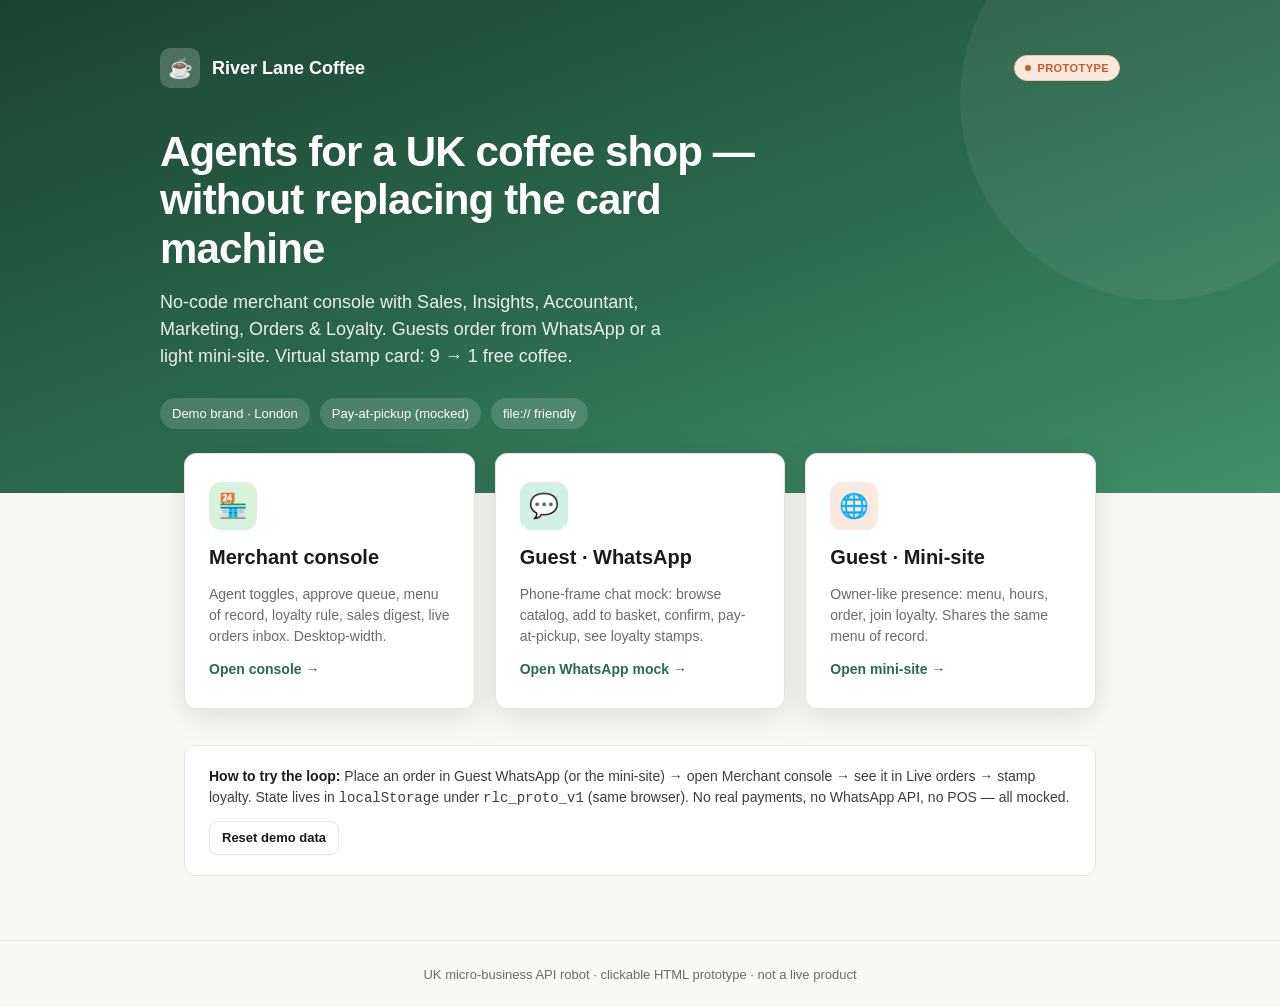
<file: index.html>
<!DOCTYPE html>
<html lang="en-GB">
<head>
  <meta charset="utf-8" />
  <meta name="viewport" content="width=device-width, initial-scale=1" />
  <title>River Lane Coffee — UK micro-business robot (prototype)</title>
  <link rel="stylesheet" href="styles.css" />
</head>
<body>
  <div class="landing">
    <header class="landing-hero">
      <div class="landing-inner">
        <div class="landing-top">
          <div class="brand-mark">
            <div class="brand-logo" aria-hidden="true">☕</div>
            <span>River Lane Coffee</span>
          </div>
          <span class="proto-badge">Prototype</span>
        </div>
        <h1>Agents for a UK coffee shop — without replacing the card machine</h1>
        <p class="lead">
          No-code merchant console with Sales, Insights, Accountant, Marketing, Orders &amp; Loyalty.
          Guests order from WhatsApp or a light mini-site. Virtual stamp card: 9 → 1 free coffee.
        </p>
        <div class="landing-meta">
          <span class="chip">Demo brand · London</span>
          <span class="chip">Pay-at-pickup (mocked)</span>
          <span class="chip">file:// friendly</span>
        </div>
      </div>
    </header>

    <main class="landing-body">
      <div class="portal-grid">
        <a class="portal-card" href="merchant.html">
          <div class="portal-icon" aria-hidden="true">🏪</div>
          <h2>Merchant console</h2>
          <p>Agent toggles, approve queue, menu of record, loyalty rule, sales digest, live orders inbox. Desktop-width.</p>
          <span class="cta">Open console →</span>
        </a>
        <a class="portal-card wa" href="guest-whatsapp.html">
          <div class="portal-icon" aria-hidden="true">💬</div>
          <h2>Guest · WhatsApp</h2>
          <p>Phone-frame chat mock: browse catalog, add to basket, confirm, pay-at-pickup, see loyalty stamps.</p>
          <span class="cta">Open WhatsApp mock →</span>
        </a>
        <a class="portal-card site" href="guest-site.html">
          <div class="portal-icon" aria-hidden="true">🌐</div>
          <h2>Guest · Mini-site</h2>
          <p>Owner-like presence: menu, hours, order, join loyalty. Shares the same menu of record.</p>
          <span class="cta">Open mini-site →</span>
        </a>
      </div>

      <div class="landing-note">
        <strong>How to try the loop:</strong>
        Place an order in Guest WhatsApp (or the mini-site) → open Merchant console → see it in Live orders → stamp loyalty.
        State lives in <code>localStorage</code> under <code>rlc_proto_v1</code> (same browser).
        No real payments, no WhatsApp API, no POS — all mocked.
        <div class="mt-12">
          <button type="button" class="btn btn-secondary btn-sm" id="btn-reset">Reset demo data</button>
        </div>
      </div>
    </main>

    <footer class="landing-footer">
      UK micro-business API robot · clickable HTML prototype · not a live product
    </footer>
  </div>
  <script src="app.js"></script>
  <script>
    document.getElementById("btn-reset").addEventListener("click", function () {
      if (confirm("Clear all prototype orders, loyalty stamps, and queue decisions?")) {
        RLC.resetDemo();
        setTimeout(function () { location.reload(); }, 400);
      }
    });
  </script>
</body>
</html>
</file>
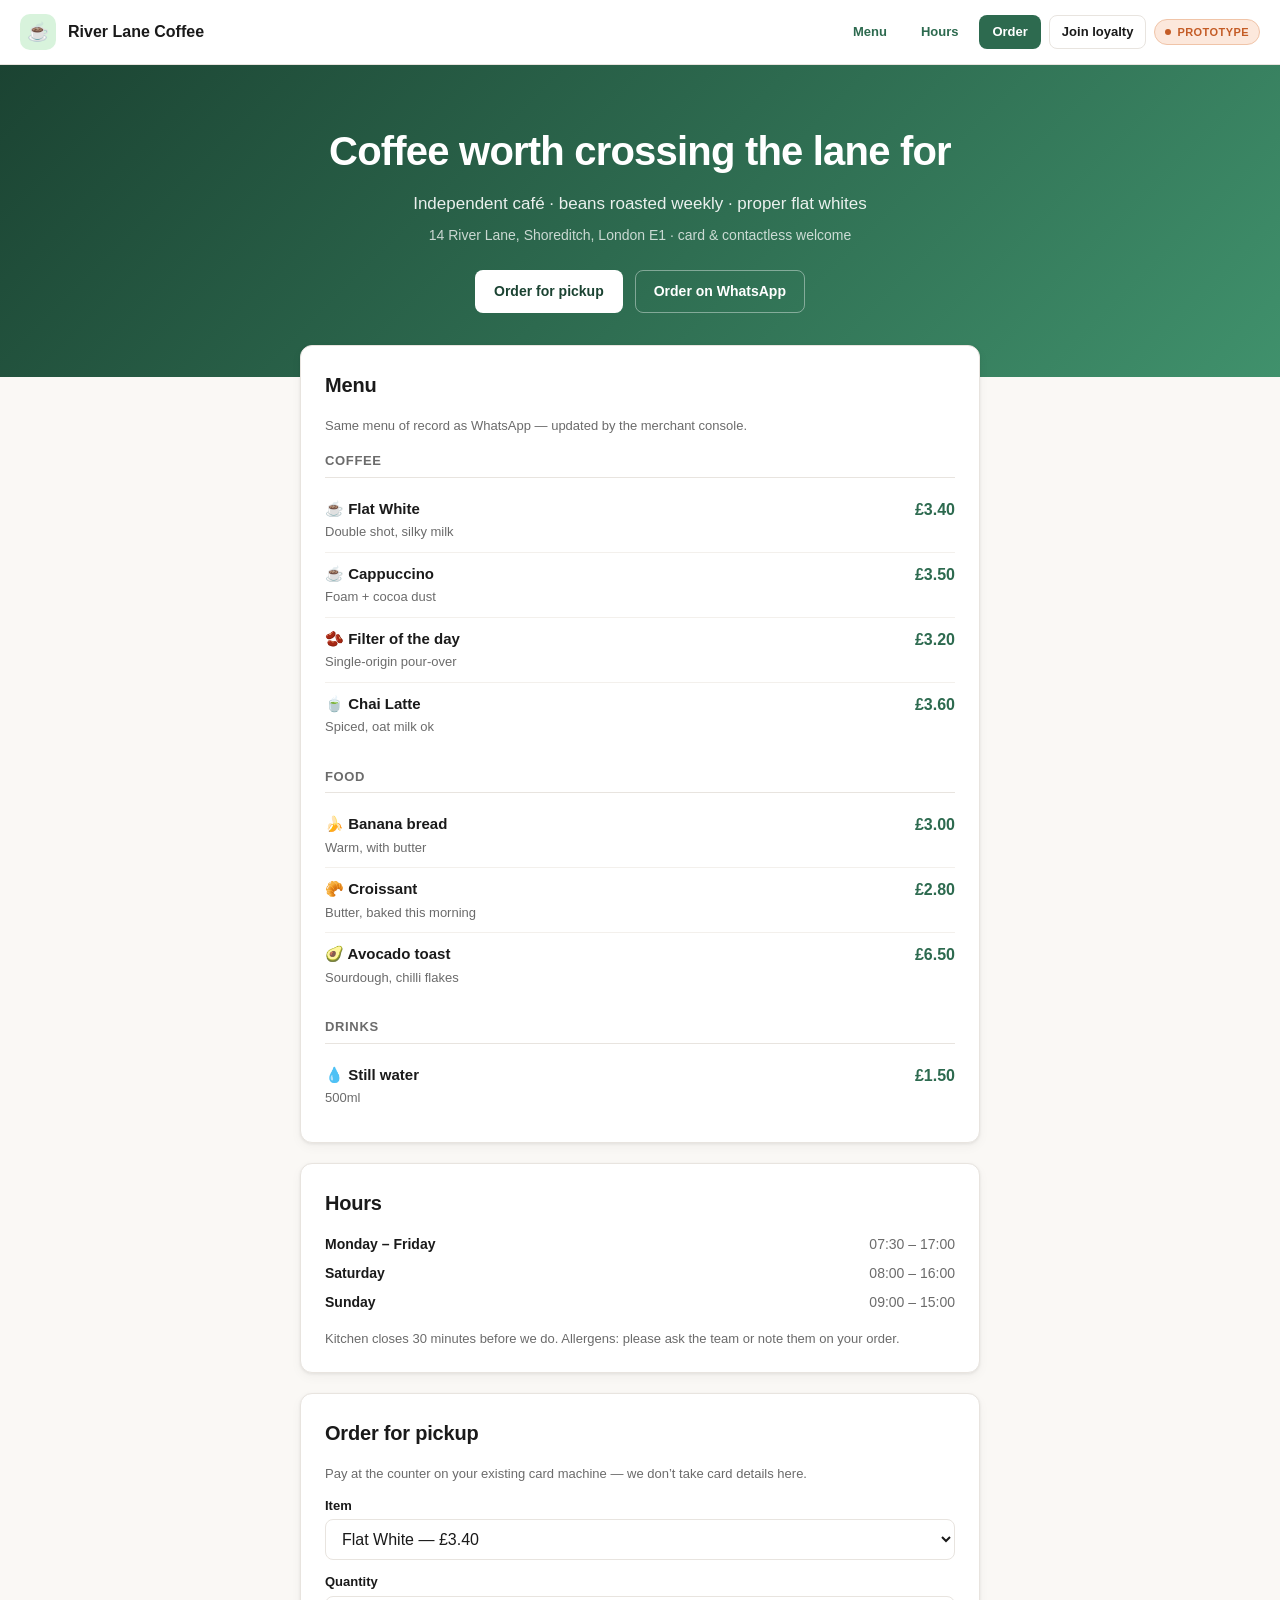
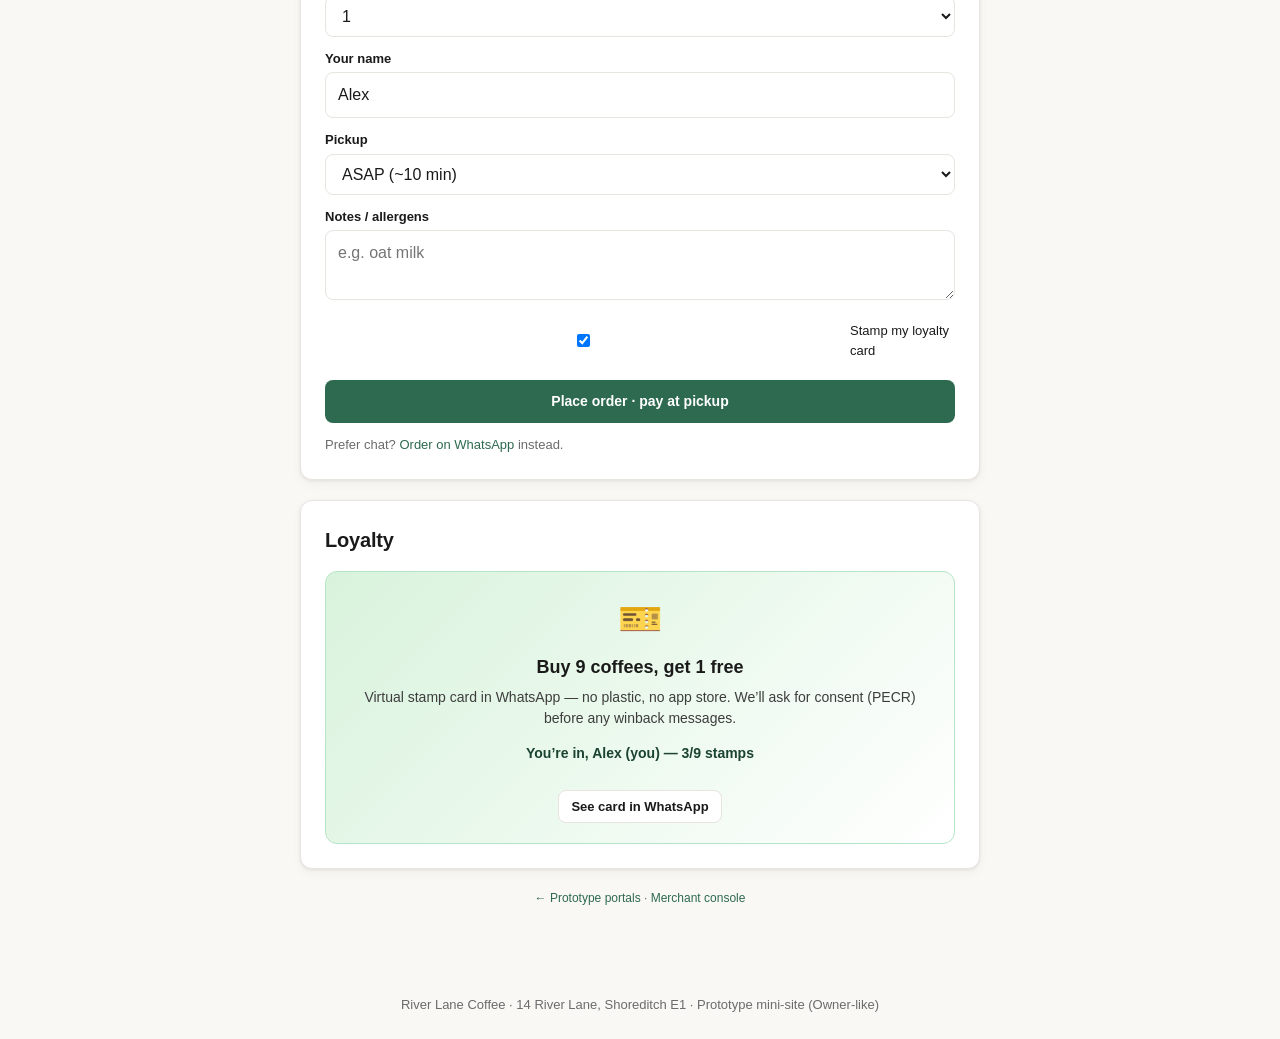
<file: guest-site.html>
<!DOCTYPE html>
<html lang="en-GB">
<head>
  <meta charset="utf-8" />
  <meta name="viewport" content="width=device-width, initial-scale=1" />
  <title>River Lane Coffee · London</title>
  <link rel="stylesheet" href="styles.css" />
</head>
<body>
  <div class="site-page">
    <nav class="site-nav">
      <div class="brand-mark">
        <div class="brand-logo" aria-hidden="true">☕</div>
        <span>River Lane Coffee</span>
      </div>
      <div class="site-nav-links">
        <a class="btn btn-ghost btn-sm" href="#menu">Menu</a>
        <a class="btn btn-ghost btn-sm" href="#hours">Hours</a>
        <a class="btn btn-primary btn-sm" href="#order">Order</a>
        <a class="btn btn-secondary btn-sm" href="#loyalty">Join loyalty</a>
        <span class="proto-badge">Prototype</span>
      </div>
    </nav>

    <header class="site-hero">
      <h1>Coffee worth crossing the lane for</h1>
      <p class="tagline">Independent café · beans roasted weekly · proper flat whites</p>
      <p class="loc">14 River Lane, Shoreditch, London E1 · card &amp; contactless welcome</p>
      <div class="hero-btns">
        <a class="btn btn-primary" href="#order">Order for pickup</a>
        <a class="btn btn-secondary" href="guest-whatsapp.html">Order on WhatsApp</a>
      </div>
    </header>

    <main class="site-body">
      <section class="site-section" id="menu">
        <h2>Menu</h2>
        <p class="text-muted" style="margin-bottom:16px">Same menu of record as WhatsApp — updated by the merchant console.</p>
        <div id="site-menu"></div>
      </section>

      <section class="site-section" id="hours">
        <h2>Hours</h2>
        <div class="hours-grid">
          <span class="day">Monday – Friday</span><span class="time">07:30 – 17:00</span>
          <span class="day">Saturday</span><span class="time">08:00 – 16:00</span>
          <span class="day">Sunday</span><span class="time">09:00 – 15:00</span>
        </div>
        <p class="text-muted mt-16">Kitchen closes 30 minutes before we do. Allergens: please ask the team or note them on your order.</p>
      </section>

      <section class="site-section" id="order">
        <h2>Order for pickup</h2>
        <p class="text-muted" style="margin-bottom:8px">Pay at the counter on your existing card machine — we don’t take card details here.</p>
        <form class="order-form" id="order-form">
          <label for="o-item">Item</label>
          <select id="o-item" required></select>
          <label for="o-qty">Quantity</label>
          <select id="o-qty">
            <option value="1">1</option>
            <option value="2">2</option>
            <option value="3">3</option>
          </select>
          <label for="o-name">Your name</label>
          <input id="o-name" type="text" required placeholder="Alex" value="Alex" />
          <label for="o-pickup">Pickup</label>
          <select id="o-pickup">
            <option>ASAP (~10 min)</option>
            <option>In 20 minutes</option>
            <option>In 30 minutes</option>
          </select>
          <label for="o-notes">Notes / allergens</label>
          <textarea id="o-notes" rows="2" placeholder="e.g. oat milk"></textarea>
          <label style="display:flex;align-items:center;gap:8px;font-weight:500;margin-top:14px">
            <input type="checkbox" id="o-stamp" checked />
            Stamp my loyalty card
          </label>
          <button type="submit" class="btn btn-primary btn-block mt-16">Place order · pay at pickup</button>
        </form>
        <p class="text-muted mt-12">Prefer chat? <a href="guest-whatsapp.html">Order on WhatsApp</a> instead.</p>
      </section>

      <section class="site-section" id="loyalty">
        <h2>Loyalty</h2>
        <div class="loyalty-join-box" id="loyalty-box">
          <div class="lj-emoji" aria-hidden="true">🎫</div>
          <h3>Buy 9 coffees, get 1 free</h3>
          <p>Virtual stamp card in WhatsApp — no plastic, no app store. We’ll ask for consent (PECR) before any winback messages.</p>
          <div id="loyalty-join-form">
            <input id="lj-name" type="text" placeholder="Your name" value="Alex" style="width:100%;max-width:260px;padding:10px 12px;border:1px solid var(--line);border-radius:8px;margin-bottom:10px" />
            <br />
            <button type="button" class="btn btn-primary" id="btn-join">Join loyalty</button>
          </div>
          <div id="loyalty-joined" class="hidden">
            <p id="lj-status" style="font-weight:600;color:var(--accent-dark)"></p>
            <a class="btn btn-secondary btn-sm mt-12" href="guest-whatsapp.html">See card in WhatsApp</a>
          </div>
        </div>
      </section>

      <p class="text-muted" style="text-align:center;font-size:12px">
        <a href="index.html">← Prototype portals</a> ·
        <a href="merchant.html">Merchant console</a>
      </p>
    </main>

    <footer class="site-footer">
      River Lane Coffee · 14 River Lane, Shoreditch E1 · Prototype mini-site (Owner-like)
    </footer>
  </div>

  <script src="app.js"></script>
  <script>
(function () {
  function escapeHtml(str) {
    return String(str).replace(/&/g, "&amp;").replace(/</g, "&lt;").replace(/>/g, "&gt;");
  }

  function renderMenu() {
    var menu = RLC.availableMenu();
    var cats = {};
    menu.forEach(function (m) {
      if (!cats[m.cat]) cats[m.cat] = [];
      cats[m.cat].push(m);
    });
    var el = document.getElementById("site-menu");
    el.innerHTML = Object.keys(cats).map(function (cat) {
      return (
        '<div class="menu-cat"><h3>' + escapeHtml(cat) + "</h3>" +
        cats[cat].map(function (m) {
          return (
            '<div class="menu-row">' +
              "<div>" +
                '<div class="mr-name">' + (m.emoji || "") + " " + escapeHtml(m.name) + "</div>" +
                (m.desc ? '<div class="mr-desc">' + escapeHtml(m.desc) + "</div>" : "") +
              "</div>" +
              '<div class="mr-price">' + RLC.money(m.price) + "</div>" +
            "</div>"
          );
        }).join("") +
        "</div>"
      );
    }).join("");

    var sel = document.getElementById("o-item");
    sel.innerHTML = menu.map(function (m) {
      return '<option value="' + m.id + '">' + escapeHtml(m.name) + " — " + RLC.money(m.price) + "</option>";
    }).join("");
  }

  function renderLoyalty() {
    var s = RLC.load();
    var needed = s.loyaltyRule.stampsNeeded || 9;
    var member = s.loyaltyMembers.guest_demo;
    var joined = s.siteJoined || (member && member.stamps > 0);
    document.querySelector("#loyalty-box h3").textContent =
      "Buy " + needed + " coffees, get 1 free";
    if (joined && member) {
      document.getElementById("loyalty-join-form").classList.add("hidden");
      document.getElementById("loyalty-joined").classList.remove("hidden");
      document.getElementById("lj-status").textContent =
        "You’re in, " + member.name + " — " + (member.stamps || 0) + "/" + needed + " stamps";
    }
  }

  document.getElementById("btn-join").addEventListener("click", function () {
    var name = document.getElementById("lj-name").value.trim() || "Alex";
    RLC.joinLoyalty(name);
    RLC.toast("Joined loyalty — open WhatsApp to see your card");
    renderLoyalty();
  });

  document.getElementById("order-form").addEventListener("submit", function (e) {
    e.preventDefault();
    var s = RLC.load();
    var id = document.getElementById("o-item").value;
    var item = s.menu.find(function (m) { return m.id === id; });
    if (!item) return;
    var qty = Number(document.getElementById("o-qty").value) || 1;
    var name = document.getElementById("o-name").value.trim() || "Guest";
    var order = RLC.placeOrder({
      guest: name + " (site)",
      items: [{ id: item.id, name: item.name, price: item.price, qty: qty }],
      channel: "site",
      pay: "pay-at-pickup",
      pickup: document.getElementById("o-pickup").value,
      notes: document.getElementById("o-notes").value.trim(),
      memberId: "guest_demo",
      stamp: document.getElementById("o-stamp").checked
    });
    RLC.toast("Order " + order.id + " sent · " + RLC.money(order.total) + " pay at pickup");
    renderLoyalty();
    document.getElementById("o-notes").value = "";
  });

  renderMenu();
  renderLoyalty();
})();
  </script>
</body>
</html>
</file>
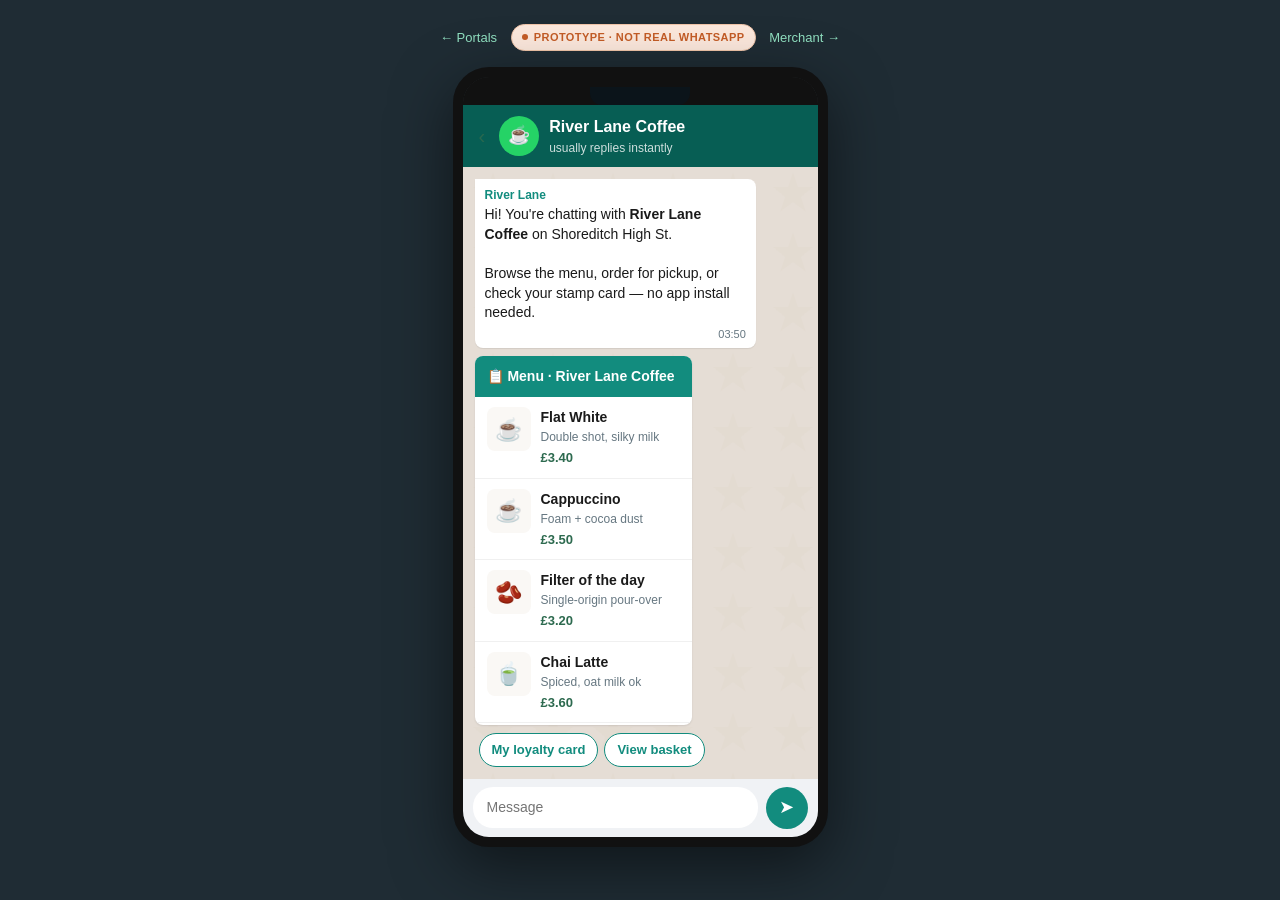
<file: guest-whatsapp.html>
<!DOCTYPE html>
<html lang="en-GB">
<head>
  <meta charset="utf-8" />
  <meta name="viewport" content="width=device-width, initial-scale=1, maximum-scale=1" />
  <title>WhatsApp · River Lane Coffee (prototype)</title>
  <link rel="stylesheet" href="styles.css" />
</head>
<body>
  <div class="wa-page">
    <div class="wa-page-top">
      <a href="index.html">← Portals</a>
      <span class="proto-badge">Prototype · not real WhatsApp</span>
      <a href="merchant.html">Merchant →</a>
    </div>

    <div class="phone" id="phone" role="application" aria-label="WhatsApp mock for River Lane Coffee">
      <div class="phone-notch"><span></span></div>
      <header class="wa-header">
        <a class="wa-back" href="index.html" aria-label="Back">‹</a>
        <div class="wa-avatar" aria-hidden="true">☕</div>
        <div class="info">
          <div class="name">River Lane Coffee</div>
          <div class="status">usually replies instantly</div>
        </div>
      </header>

      <div class="wa-chat" id="chat" aria-live="polite"></div>

      <div id="basket-bar" class="basket-bar hidden" role="button" tabindex="0">
        <span id="basket-summary">Basket</span>
        <span>View →</span>
      </div>

      <div class="wa-composer">
        <input type="text" id="composer" placeholder="Message" autocomplete="off" aria-label="Message" />
        <button type="button" class="wa-send" id="btn-send" aria-label="Send">➤</button>
      </div>

      <div id="basket-modal" class="modal-overlay hidden" role="dialog" aria-modal="true" aria-labelledby="basket-title">
        <div class="modal-sheet">
          <h3 id="basket-title">Your order</h3>
          <div id="basket-lines"></div>
          <div class="basket-total">
            <span>Total</span>
            <span id="basket-total">£0.00</span>
          </div>
          <label for="pickup-time" style="font-size:13px;font-weight:600;display:block;margin-bottom:4px">Pickup</label>
          <select id="pickup-time" style="width:100%;padding:10px;border:1px solid var(--line);border-radius:8px;margin-bottom:12px">
            <option value="ASAP (~10 min)">ASAP (~10 min)</option>
            <option value="in 20 min">In 20 minutes</option>
            <option value="in 30 min">In 30 minutes</option>
          </select>
          <label for="order-notes" style="font-size:13px;font-weight:600;display:block;margin-bottom:4px">Notes / allergens</label>
          <input id="order-notes" type="text" placeholder="e.g. oat milk, no nuts" style="width:100%;padding:10px;border:1px solid var(--line);border-radius:8px;margin-bottom:14px" />
          <button type="button" class="btn btn-primary btn-block" id="btn-confirm">Confirm · pay at pickup</button>
          <button type="button" class="btn btn-secondary btn-block mt-12" id="btn-close-basket">Keep browsing</button>
        </div>
      </div>
    </div>
  </div>

  <script src="app.js"></script>
  <script>
(function () {
  var basket = []; /* {id,name,price,qty,emoji} */
  var chat = document.getElementById("chat");

  function nowTime() {
    return new Date().toLocaleTimeString("en-GB", { hour: "2-digit", minute: "2-digit" });
  }

  function addBubble(who, html, extraClass) {
    var d = document.createElement("div");
    d.className = "bubble " + who + (extraClass ? " " + extraClass : "");
    d.innerHTML = html + '<div class="time">' + nowTime() + "</div>";
    chat.appendChild(d);
    chat.scrollTop = chat.scrollHeight;
    return d;
  }

  function addNode(node) {
    chat.appendChild(node);
    chat.scrollTop = chat.scrollHeight;
  }

  function renderCatalog() {
    var menu = RLC.availableMenu();
    var wrap = document.createElement("div");
    wrap.className = "catalog-card";
    wrap.innerHTML = '<div class="cat-head">📋 Menu · River Lane Coffee</div>';
    menu.forEach(function (m) {
      var row = document.createElement("div");
      row.className = "catalog-item";
      row.setAttribute("role", "button");
      row.tabIndex = 0;
      row.innerHTML =
        '<div class="emoji">' + (m.emoji || "☕") + "</div>" +
        '<div class="ci-info">' +
          '<div class="ci-name">' + escapeHtml(m.name) + "</div>" +
          '<div class="ci-desc">' + escapeHtml(m.desc || "") + "</div>" +
          '<div class="ci-price">' + RLC.money(m.price) + "</div>" +
        "</div>";
      function add() { addToBasket(m); }
      row.addEventListener("click", add);
      row.addEventListener("keydown", function (e) {
        if (e.key === "Enter" || e.key === " ") { e.preventDefault(); add(); }
      });
      wrap.appendChild(row);
    });
    addNode(wrap);
  }

  function escapeHtml(str) {
    return String(str)
      .replace(/&/g, "&amp;")
      .replace(/</g, "&lt;")
      .replace(/>/g, "&gt;")
      .replace(/"/g, "&quot;");
  }

  function addToBasket(m) {
    var existing = basket.find(function (b) { return b.id === m.id; });
    if (existing) existing.qty += 1;
    else basket.push({ id: m.id, name: m.name, price: m.price, qty: 1, emoji: m.emoji });
    updateBasketBar();
    addBubble("me", "Add " + escapeHtml(m.name));
    setTimeout(function () {
      addBubble("them",
        '<div class="sender">River Lane</div>Added <strong>' +
        escapeHtml(m.name) + "</strong> (" + RLC.money(m.price) + "). Tap more from the menu, or view your basket.");
      showQuick(["View basket", "My loyalty card", "Menu"]);
    }, 350);
  }

  function updateBasketBar() {
    var bar = document.getElementById("basket-bar");
    var count = basket.reduce(function (n, b) { return n + b.qty; }, 0);
    var total = basket.reduce(function (n, b) { return n + b.price * b.qty; }, 0);
    if (count === 0) {
      bar.classList.add("hidden");
      return;
    }
    bar.classList.remove("hidden");
    document.getElementById("basket-summary").textContent =
      count + " item" + (count === 1 ? "" : "s") + " · " + RLC.money(total);
  }

  function showQuick(labels) {
    /* remove previous quick row */
    var old = chat.querySelector(".wa-quick");
    if (old) old.remove();
    var row = document.createElement("div");
    row.className = "wa-quick";
    labels.forEach(function (lab) {
      var b = document.createElement("button");
      b.type = "button";
      b.className = "chip-btn";
      b.textContent = lab;
      b.addEventListener("click", function () { handleQuick(lab); });
      row.appendChild(b);
    });
    addNode(row);
  }

  function handleQuick(lab) {
    if (lab === "View basket" || lab === "Checkout") openBasket();
    else if (lab === "My loyalty card" || lab === "Loyalty card") showLoyalty();
    else if (lab === "Menu" || lab === "Browse menu") {
      addBubble("me", "Menu please");
      setTimeout(function () {
        addBubble("them", '<div class="sender">River Lane</div>Here\'s today\'s menu — tap an item to add.');
        renderCatalog();
        showQuick(["My loyalty card", "View basket"]);
      }, 300);
    } else if (lab === "Pay at pickup") {
      /* handled in confirm */
    }
  }

  function showLoyalty() {
    addBubble("me", "Show my loyalty card");
    setTimeout(function () {
      var s = RLC.load();
      var member = s.loyaltyMembers.guest_demo || { name: "You", stamps: 0 };
      var needed = s.loyaltyRule.stampsNeeded || 9;
      var stamps = member.stamps || 0;
      var card = document.createElement("div");
      card.className = "loyalty-card-wa";
      var stampsHtml = "";
      for (var i = 0; i < needed; i++) {
        stampsHtml += '<div class="st' + (i < stamps ? " filled" : "") + '">' + (i < stamps ? "✓" : "") + "</div>";
      }
      var left = needed - stamps;
      card.innerHTML =
        '<div class="lc-brand">RIVER LANE COFFEE</div>' +
        '<div class="lc-title">Stamp card</div>' +
        '<div class="stamps">' + stampsHtml + "</div>" +
        '<div class="lc-foot">' + stamps + " / " + needed +
        " · " + (left <= 0 ? "Reward ready — " + (s.loyaltyRule.rewardLabel || "1 free coffee") + "!" :
          left + " more → " + (s.loyaltyRule.rewardLabel || "1 free coffee")) +
        "</div>";
      addNode(card);
      addBubble("them", '<div class="sender">River Lane</div>Your virtual card. Stamps apply when an order is completed (prototype: on confirm).');
      showQuick(["Browse menu", "View basket"]);
    }, 300);
  }

  function openBasket() {
    if (!basket.length) {
      RLC.toast("Basket empty — tap a menu item");
      return;
    }
    var lines = document.getElementById("basket-lines");
    lines.innerHTML = basket.map(function (b) {
      return (
        '<div class="basket-line">' +
          "<span>" + (b.qty > 1 ? b.qty + "× " : "") + escapeHtml(b.name) + "</span>" +
          "<span>" + RLC.money(b.price * b.qty) + "</span>" +
        "</div>"
      );
    }).join("");
    var total = basket.reduce(function (n, b) { return n + b.price * b.qty; }, 0);
    document.getElementById("basket-total").textContent = RLC.money(total);
    document.getElementById("basket-modal").classList.remove("hidden");
  }

  function closeBasket() {
    document.getElementById("basket-modal").classList.add("hidden");
  }

  function confirmOrder() {
    if (!basket.length) return;
    var pickup = document.getElementById("pickup-time").value;
    var notes = document.getElementById("order-notes").value.trim();
    var items = basket.map(function (b) {
      return { id: b.id, name: b.name, price: b.price, qty: b.qty };
    });
    var order = RLC.placeOrder({
      guest: "Alex (WhatsApp)",
      items: items,
      channel: "whatsapp",
      pay: "pay-at-pickup",
      pickup: pickup,
      notes: notes,
      memberId: "guest_demo",
      stamp: true
    });
    closeBasket();
    var summary = items.map(function (it) {
      return (it.qty > 1 ? it.qty + "× " : "") + it.name;
    }).join(", ");
    addBubble("me", "Confirm order — pay at pickup");
    basket = [];
    updateBasketBar();
    setTimeout(function () {
      var s = RLC.load();
      var stamps = (s.loyaltyMembers.guest_demo && s.loyaltyMembers.guest_demo.stamps) || 0;
      var needed = s.loyaltyRule.stampsNeeded || 9;
      addBubble("them",
        '<div class="sender">River Lane</div>' +
        "✅ <strong>Order confirmed</strong><br/>" +
        escapeHtml(summary) + "<br/>" +
        "Total <strong>" + RLC.money(order.total) + "</strong> · pay at the counter<br/>" +
        "Pickup: " + escapeHtml(pickup) + "<br/>" +
        "<span style=\"font-size:12px;color:#667781\">Ref " + order.id + "</span><br/><br/>" +
        "🎫 Loyalty: " + stamps + "/" + needed + " stamps" +
        (stamps >= needed ? " — free coffee unlocked!" : "")
      );
      showQuick(["My loyalty card", "Browse menu"]);
      RLC.toast("Order sent to merchant inbox");
    }, 500);
  }

  function handleSend() {
    var input = document.getElementById("composer");
    var text = input.value.trim();
    if (!text) return;
    input.value = "";
    addBubble("me", escapeHtml(text));
    var lower = text.toLowerCase();
    setTimeout(function () {
      if (/menu|catalogue|catalog|order|coffee|what.*(have|got)/i.test(lower)) {
        addBubble("them", '<div class="sender">River Lane</div>Here\'s the menu — tap to add.');
        renderCatalog();
        showQuick(["View basket", "My loyalty card"]);
      } else if (/card|loyalty|stamp|punch/i.test(lower)) {
        showLoyalty();
      } else if (/basket|checkout|cart/i.test(lower)) {
        openBasket();
      } else if (/hi|hello|hey|hola/i.test(lower)) {
        addBubble("them", '<div class="sender">River Lane</div>Hi! Welcome to River Lane Coffee ☕ Want the menu, or your loyalty card?');
        showQuick(["Browse menu", "My loyalty card"]);
      } else {
        addBubble("them", '<div class="sender">River Lane</div>Thanks — for this prototype, tap <strong>Browse menu</strong> or ask for your <strong>loyalty card</strong>. (Real product would understand free text + catalog.)');
        showQuick(["Browse menu", "My loyalty card", "View basket"]);
      }
    }, 400);
  }

  document.getElementById("btn-send").addEventListener("click", handleSend);
  document.getElementById("composer").addEventListener("keydown", function (e) {
    if (e.key === "Enter") { e.preventDefault(); handleSend(); }
  });
  document.getElementById("basket-bar").addEventListener("click", openBasket);
  document.getElementById("basket-bar").addEventListener("keydown", function (e) {
    if (e.key === "Enter" || e.key === " ") openBasket();
  });
  document.getElementById("btn-close-basket").addEventListener("click", closeBasket);
  document.getElementById("btn-confirm").addEventListener("click", confirmOrder);
  document.getElementById("basket-modal").addEventListener("click", function (e) {
    if (e.target === this) closeBasket();
  });

  /* boot conversation */
  addBubble("them", '<div class="sender">River Lane</div>Hi! You\'re chatting with <strong>River Lane Coffee</strong> on Shoreditch High St.<br/><br/>Browse the menu, order for pickup, or check your stamp card — no app install needed.');
  renderCatalog();
  showQuick(["My loyalty card", "View basket"]);
})();
  </script>
</body>
</html>
</file>
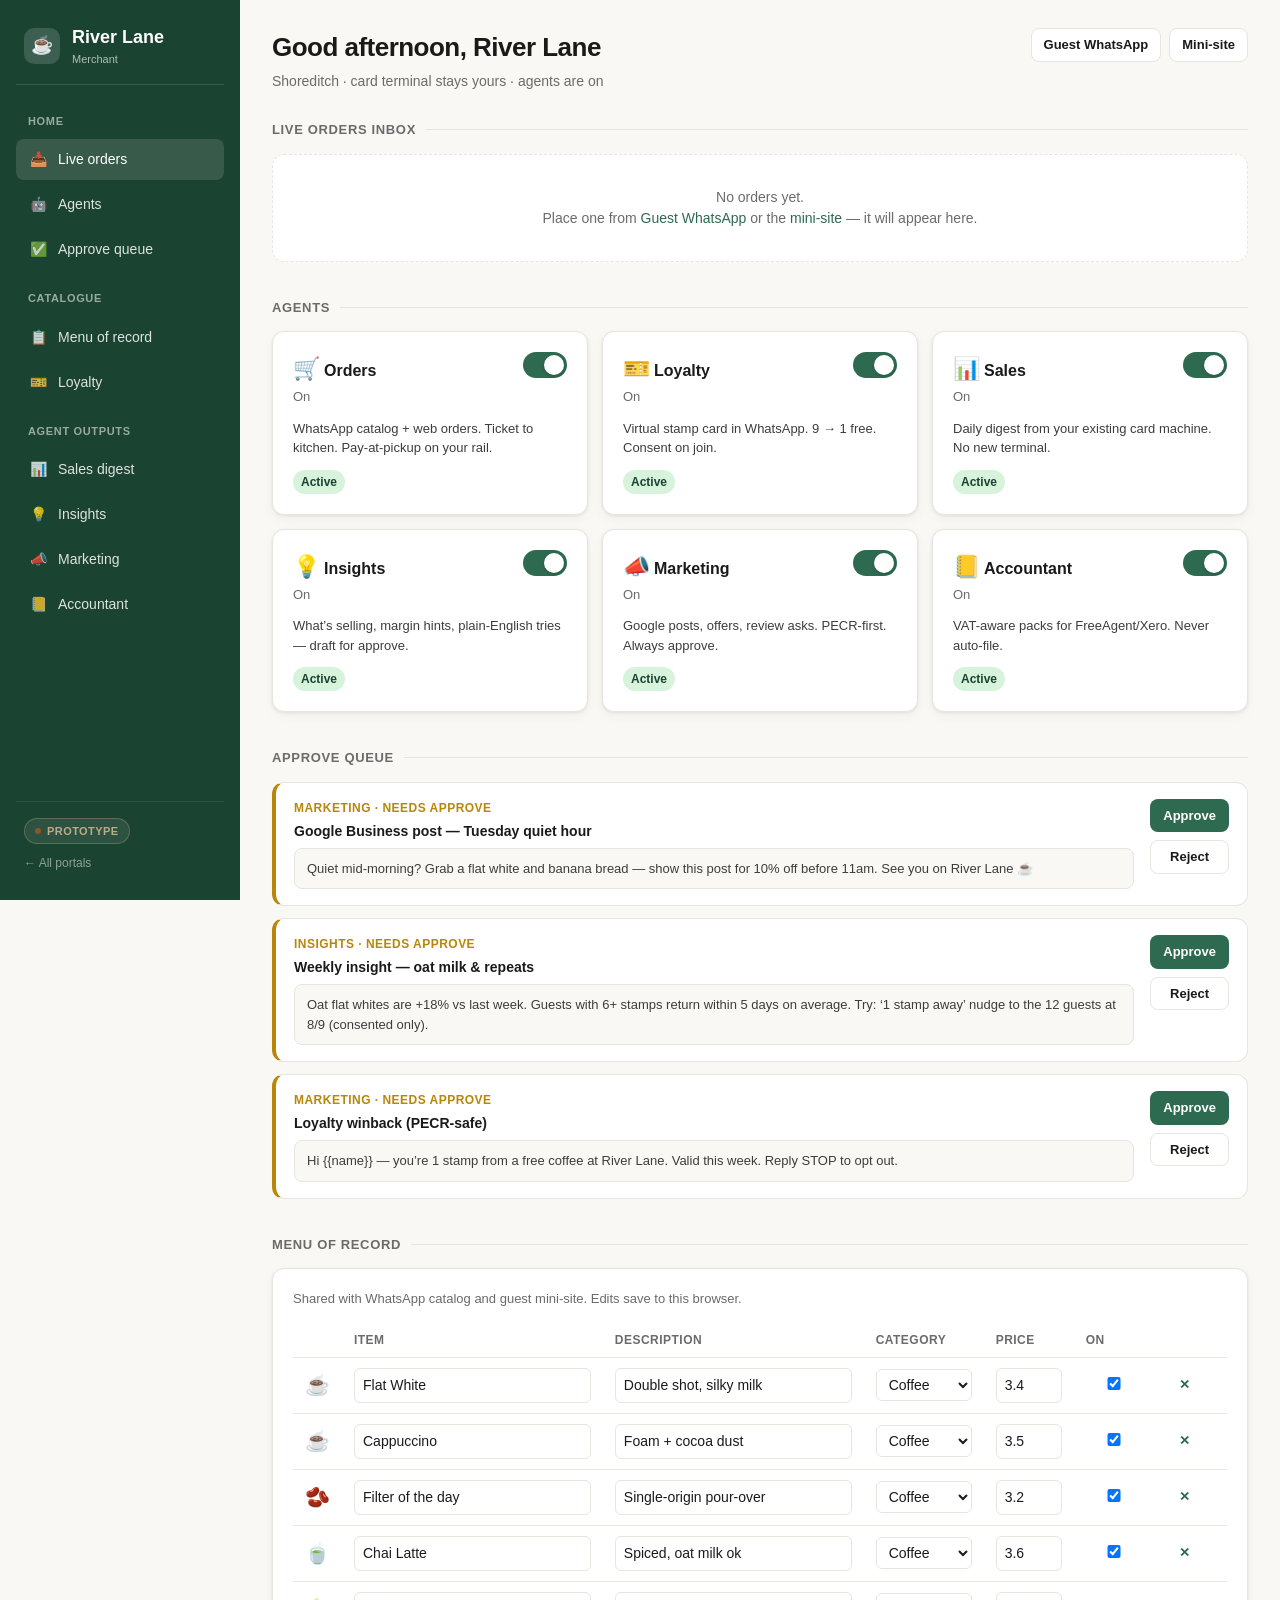
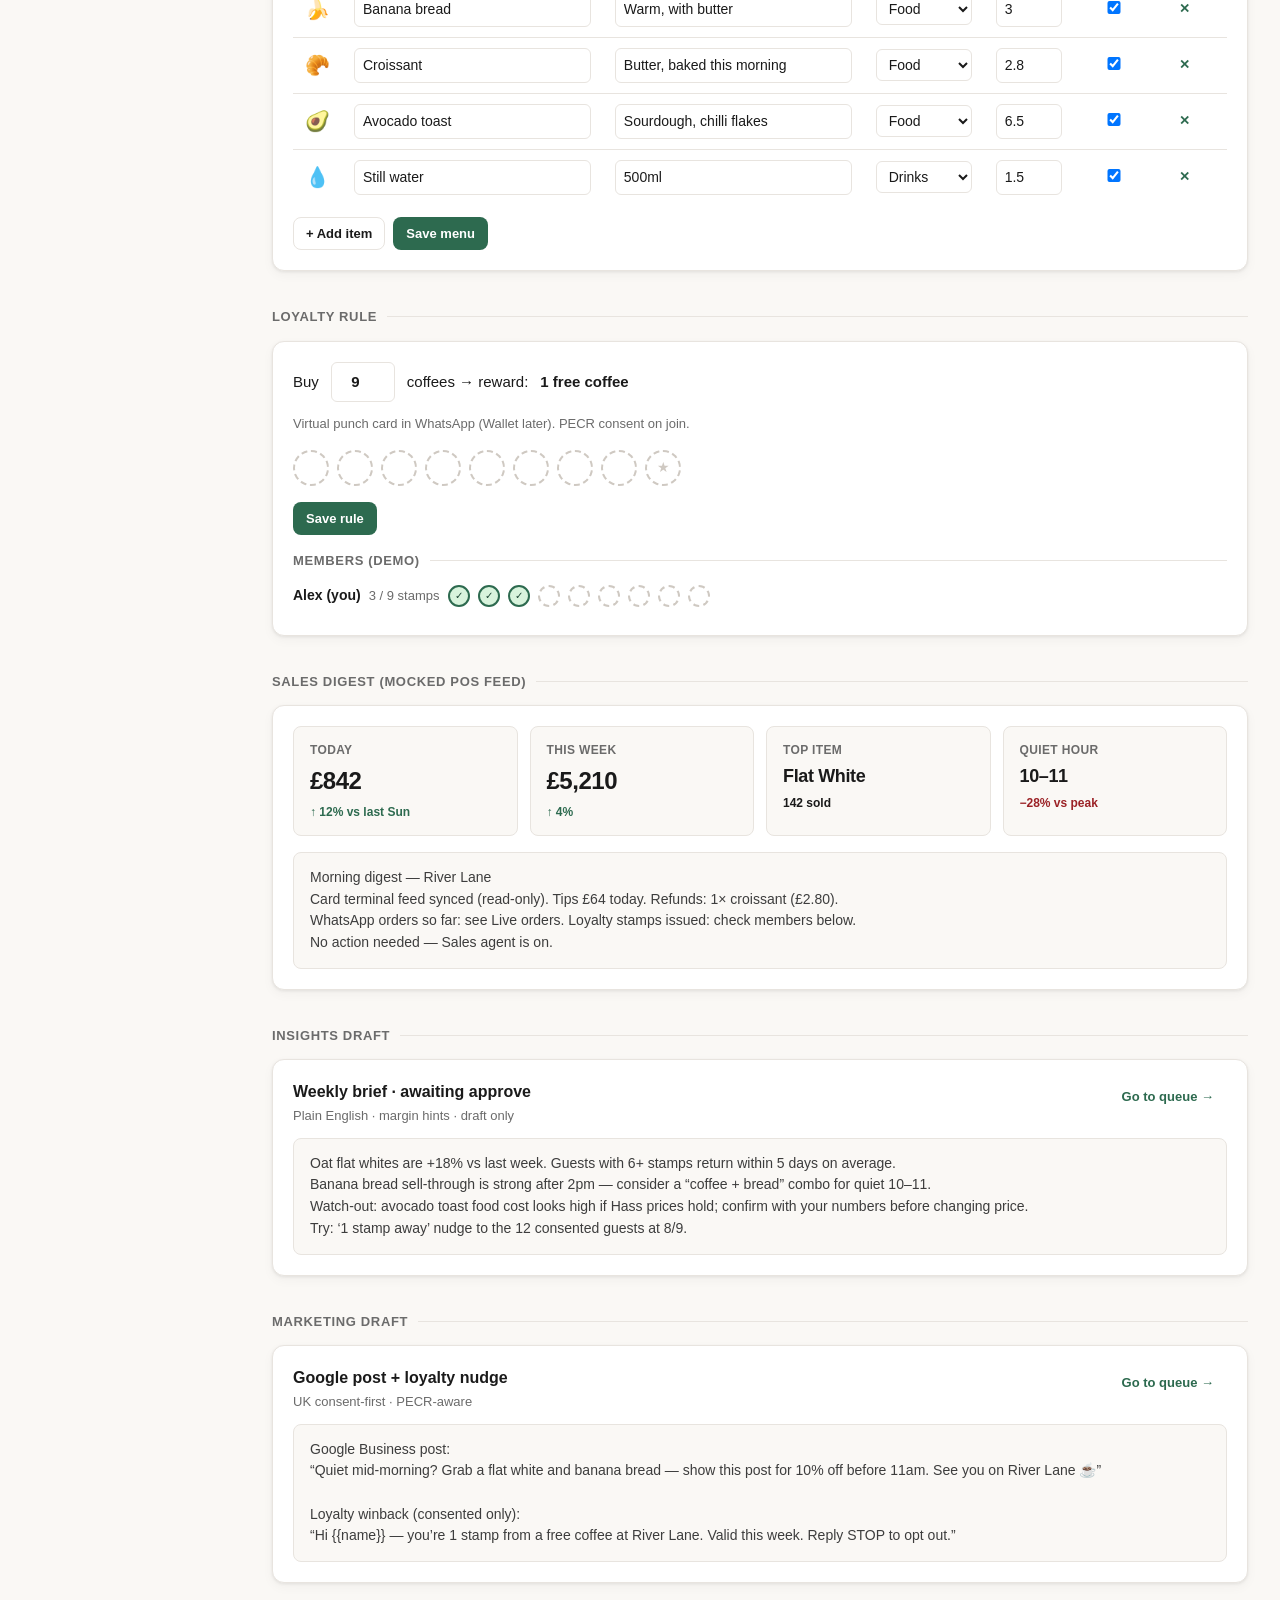
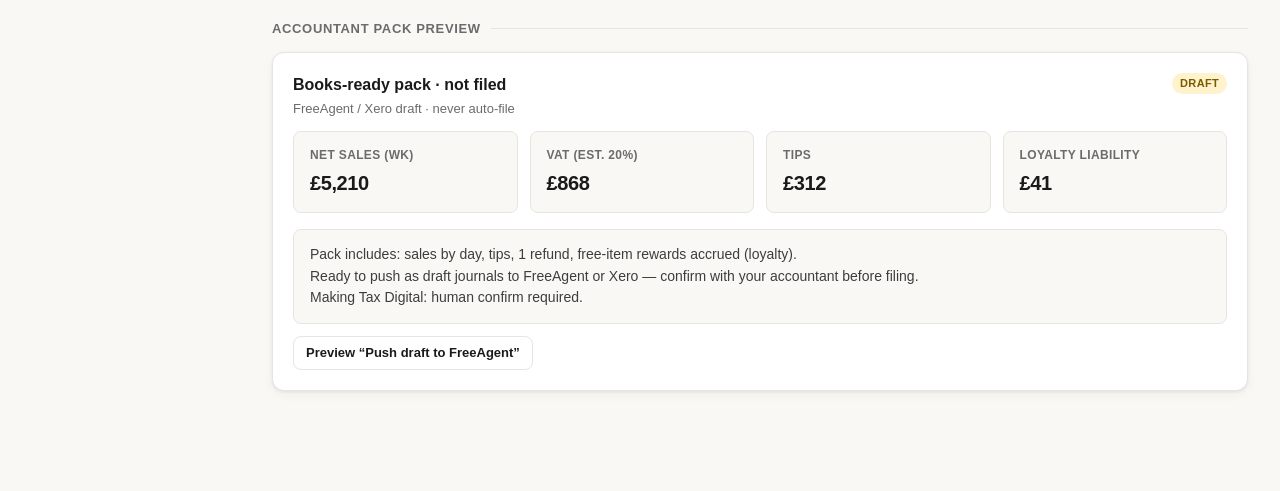
<file: merchant.html>
<!DOCTYPE html>
<html lang="en-GB">
<head>
  <meta charset="utf-8" />
  <meta name="viewport" content="width=device-width, initial-scale=1" />
  <title>Merchant console — River Lane Coffee</title>
  <link rel="stylesheet" href="styles.css" />
</head>
<body>
  <div class="m-shell">
    <nav class="m-nav" aria-label="Merchant">
      <div class="brand-mark">
        <div class="brand-logo" aria-hidden="true">☕</div>
        <div>
          <div>River Lane</div>
          <div style="font-size:11px;opacity:.65;font-weight:500">Merchant</div>
        </div>
      </div>
      <div class="m-nav-label">Home</div>
      <a href="#orders" class="active"><span class="nav-ico">📥</span> Live orders</a>
      <a href="#agents"><span class="nav-ico">🤖</span> Agents</a>
      <a href="#queue"><span class="nav-ico">✅</span> Approve queue</a>
      <div class="m-nav-label">Catalogue</div>
      <a href="#menu"><span class="nav-ico">📋</span> Menu of record</a>
      <a href="#loyalty"><span class="nav-ico">🎫</span> Loyalty</a>
      <div class="m-nav-label">Agent outputs</div>
      <a href="#sales"><span class="nav-ico">📊</span> Sales digest</a>
      <a href="#insights"><span class="nav-ico">💡</span> Insights</a>
      <a href="#marketing"><span class="nav-ico">📣</span> Marketing</a>
      <a href="#accountant"><span class="nav-ico">📒</span> Accountant</a>
      <div class="m-nav-foot">
        <span class="proto-badge" style="background:rgba(255,255,255,.12);color:#ffd8a8;border-color:rgba(255,200,150,.35)">Prototype</span>
        <div style="margin-top:10px"><a href="index.html" style="opacity:.85;font-size:12px;padding:0">← All portals</a></div>
      </div>
    </nav>

    <main class="m-main">
      <header class="m-header">
        <div>
          <h1>Good afternoon, River Lane</h1>
          <p class="sub">Shoreditch · card terminal stays yours · agents are on</p>
        </div>
        <div class="flex gap-8" style="align-items:center">
          <a class="btn btn-secondary btn-sm" href="guest-whatsapp.html" target="_blank" rel="noopener">Guest WhatsApp</a>
          <a class="btn btn-secondary btn-sm" href="guest-site.html" target="_blank" rel="noopener">Mini-site</a>
        </div>
      </header>

      <!-- LIVE ORDERS -->
      <section class="section" id="orders">
        <div class="section-title">Live orders inbox</div>
        <div id="orders-list" class="orders-list"></div>
      </section>

      <!-- AGENTS -->
      <section class="section" id="agents">
        <div class="section-title">Agents</div>
        <div class="agent-grid" id="agent-grid"></div>
      </section>

      <!-- APPROVE QUEUE -->
      <section class="section" id="queue">
        <div class="section-title">Approve queue</div>
        <div id="queue-list" class="queue-list"></div>
      </section>

      <!-- MENU -->
      <section class="section" id="menu">
        <div class="section-title">Menu of record</div>
        <div class="card">
          <p class="text-muted" style="margin-bottom:14px">Shared with WhatsApp catalog and guest mini-site. Edits save to this browser.</p>
          <div style="overflow-x:auto">
            <table class="menu-table" id="menu-table">
              <thead>
                <tr>
                  <th></th>
                  <th>Item</th>
                  <th>Description</th>
                  <th class="cat-cell">Category</th>
                  <th class="price-cell">Price</th>
                  <th class="avail-cell">On</th>
                  <th></th>
                </tr>
              </thead>
              <tbody id="menu-body"></tbody>
            </table>
          </div>
          <div class="menu-add-row flex gap-8">
            <button type="button" class="btn btn-secondary btn-sm" id="btn-add-item">+ Add item</button>
            <button type="button" class="btn btn-primary btn-sm" id="btn-save-menu">Save menu</button>
          </div>
        </div>
      </section>

      <!-- LOYALTY -->
      <section class="section" id="loyalty">
        <div class="section-title">Loyalty rule</div>
        <div class="card">
          <div class="loyalty-rule">
            <span>Buy</span>
            <input type="number" id="loyalty-stamps" min="3" max="20" value="9" aria-label="Stamps needed" />
            <span>coffees → reward:</span>
            <strong id="loyalty-reward-label">1 free coffee</strong>
          </div>
          <p class="text-muted mt-12">Virtual punch card in WhatsApp (Wallet later). PECR consent on join.</p>
          <div class="stamp-preview" id="loyalty-preview" aria-hidden="true"></div>
          <div class="mt-16">
            <button type="button" class="btn btn-primary btn-sm" id="btn-save-loyalty">Save rule</button>
          </div>
          <div class="mt-16" id="loyalty-members"></div>
        </div>
      </section>

      <!-- SALES -->
      <section class="section" id="sales">
        <div class="section-title">Sales digest (mocked POS feed)</div>
        <div class="card">
          <div class="digest-grid">
            <div class="stat">
              <div class="label">Today</div>
              <div class="value">£842</div>
              <div class="delta up">↑ 12% vs last Sun</div>
            </div>
            <div class="stat">
              <div class="label">This week</div>
              <div class="value">£5,210</div>
              <div class="delta up">↑ 4%</div>
            </div>
            <div class="stat">
              <div class="label">Top item</div>
              <div class="value" style="font-size:18px">Flat White</div>
              <div class="delta">142 sold</div>
            </div>
            <div class="stat">
              <div class="label">Quiet hour</div>
              <div class="value" style="font-size:18px">10–11</div>
              <div class="delta down">−28% vs peak</div>
            </div>
          </div>
          <div class="draft-box">Morning digest — River Lane
Card terminal feed synced (read-only). Tips £64 today. Refunds: 1× croissant (£2.80).
WhatsApp orders so far: see Live orders. Loyalty stamps issued: check members below.
No action needed — Sales agent is on.</div>
        </div>
      </section>

      <!-- INSIGHTS -->
      <section class="section" id="insights">
        <div class="section-title">Insights draft</div>
        <div class="card">
          <div class="card-head">
            <div>
              <div class="card-title">Weekly brief · awaiting approve</div>
              <div class="card-sub">Plain English · margin hints · draft only</div>
            </div>
            <a class="btn btn-ghost btn-sm" href="#queue">Go to queue →</a>
          </div>
          <div class="draft-box">Oat flat whites are +18% vs last week. Guests with 6+ stamps return within 5 days on average.
Banana bread sell-through is strong after 2pm — consider a “coffee + bread” combo for quiet 10–11.
Watch-out: avocado toast food cost looks high if Hass prices hold; confirm with your numbers before changing price.
Try: ‘1 stamp away’ nudge to the 12 consented guests at 8/9.</div>
        </div>
      </section>

      <!-- MARKETING -->
      <section class="section" id="marketing">
        <div class="section-title">Marketing draft</div>
        <div class="card">
          <div class="card-head">
            <div>
              <div class="card-title">Google post + loyalty nudge</div>
              <div class="card-sub">UK consent-first · PECR-aware</div>
            </div>
            <a class="btn btn-ghost btn-sm" href="#queue">Go to queue →</a>
          </div>
          <div class="draft-box">Google Business post:
“Quiet mid-morning? Grab a flat white and banana bread — show this post for 10% off before 11am. See you on River Lane ☕”

Loyalty winback (consented only):
“Hi {{name}} — you’re 1 stamp from a free coffee at River Lane. Valid this week. Reply STOP to opt out.”</div>
        </div>
      </section>

      <!-- ACCOUNTANT -->
      <section class="section" id="accountant">
        <div class="section-title">Accountant pack preview</div>
        <div class="card">
          <div class="card-head">
            <div>
              <div class="card-title">Books-ready pack · not filed</div>
              <div class="card-sub">FreeAgent / Xero draft · never auto-file</div>
            </div>
            <span class="badge badge-ready">Draft</span>
          </div>
          <div class="digest-grid">
            <div class="stat"><div class="label">Net sales (wk)</div><div class="value" style="font-size:20px">£5,210</div></div>
            <div class="stat"><div class="label">VAT (est. 20%)</div><div class="value" style="font-size:20px">£868</div></div>
            <div class="stat"><div class="label">Tips</div><div class="value" style="font-size:20px">£312</div></div>
            <div class="stat"><div class="label">Loyalty liability</div><div class="value" style="font-size:20px">£41</div></div>
          </div>
          <div class="draft-box">Pack includes: sales by day, tips, 1 refund, free-item rewards accrued (loyalty).
Ready to push as draft journals to FreeAgent or Xero — confirm with your accountant before filing.
Making Tax Digital: human confirm required.</div>
          <button type="button" class="btn btn-secondary btn-sm mt-12" id="btn-accountant-mock">Preview “Push draft to FreeAgent”</button>
        </div>
      </section>
    </main>
  </div>

  <script src="app.js"></script>
  <script>
(function () {
  var AGENTS = [
    { key: "orders", emoji: "🛒", title: "Orders", blurb: "WhatsApp catalog + web orders. Ticket to kitchen. Pay-at-pickup on your rail." },
    { key: "loyalty", emoji: "🎫", title: "Loyalty", blurb: "Virtual stamp card in WhatsApp. 9 → 1 free. Consent on join." },
    { key: "sales", emoji: "📊", title: "Sales", blurb: "Daily digest from your existing card machine. No new terminal." },
    { key: "insights", emoji: "💡", title: "Insights", blurb: "What’s selling, margin hints, plain-English tries — draft for approve." },
    { key: "marketing", emoji: "📣", title: "Marketing", blurb: "Google posts, offers, review asks. PECR-first. Always approve." },
    { key: "accountant", emoji: "📒", title: "Accountant", blurb: "VAT-aware packs for FreeAgent/Xero. Never auto-file." }
  ];

  function renderAgents() {
    var s = RLC.load();
    var grid = document.getElementById("agent-grid");
    grid.innerHTML = AGENTS.map(function (a) {
      var on = !!s.agents[a.key];
      return (
        '<div class="card agent-card" data-agent="' + a.key + '">' +
          '<div class="card-head">' +
            '<div><div class="card-title"><span class="agent-emoji">' + a.emoji + '</span>' + a.title + '</div>' +
            '<div class="card-sub">' + (on ? "On" : "Off") + "</div></div>" +
            '<label class="toggle" title="Toggle ' + a.title + '">' +
              '<input type="checkbox" data-toggle="' + a.key + '"' + (on ? " checked" : "") + " />" +
              '<span class="toggle-slider"></span>' +
            "</label>" +
          "</div>" +
          '<p class="body">' + a.blurb + "</p>" +
          '<div class="actions"><span class="agent-status ' + (on ? "on" : "off") + '">' + (on ? "Active" : "Paused") + "</span></div>" +
        "</div>"
      );
    }).join("");

    grid.querySelectorAll("[data-toggle]").forEach(function (inp) {
      inp.addEventListener("change", function () {
        RLC.setAgent(inp.getAttribute("data-toggle"), inp.checked);
        renderAgents();
        RLC.toast((inp.checked ? "On: " : "Off: ") + inp.getAttribute("data-toggle"));
      });
    });
  }

  function renderQueue() {
    var s = RLC.load();
    var el = document.getElementById("queue-list");
    var pending = s.queue.filter(function (q) { return q.status === "pending"; });
    var done = s.queue.filter(function (q) { return q.status !== "pending"; });
    if (!pending.length && !done.length) {
      el.innerHTML = '<div class="empty-state">Queue empty — agents will drop drafts here.</div>';
      return;
    }
    var html = pending.map(function (q) {
      return (
        '<div class="queue-item" data-qid="' + q.id + '">' +
          "<div>" +
            '<div class="who">' + q.agent + " · needs approve</div>" +
            '<div class="what">' + q.title + "</div>" +
            '<div class="draft">' + escapeHtml(q.draft) + "</div>" +
          "</div>" +
          '<div class="queue-actions">' +
            '<button type="button" class="btn btn-primary btn-sm" data-approve="' + q.id + '">Approve</button>' +
            '<button type="button" class="btn btn-secondary btn-sm" data-reject="' + q.id + '">Reject</button>' +
          "</div>" +
        "</div>"
      );
    }).join("");
    if (done.length) {
      html += '<p class="text-muted mt-12">Resolved: ' + done.map(function (q) {
        return q.title.split("—")[0].trim() + " (" + q.status + ")";
      }).join(" · ") + "</p>";
    }
    el.innerHTML = html || '<div class="empty-state">All caught up — nothing waiting.</div>';

    el.querySelectorAll("[data-approve]").forEach(function (b) {
      b.addEventListener("click", function () {
        RLC.approveQueue(b.getAttribute("data-approve"), true);
        RLC.toast("Approved — would publish / send");
        renderQueue();
      });
    });
    el.querySelectorAll("[data-reject]").forEach(function (b) {
      b.addEventListener("click", function () {
        RLC.approveQueue(b.getAttribute("data-reject"), false);
        RLC.toast("Rejected");
        renderQueue();
      });
    });
  }

  function escapeHtml(str) {
    return String(str)
      .replace(/&/g, "&amp;")
      .replace(/</g, "&lt;")
      .replace(/>/g, "&gt;")
      .replace(/"/g, "&quot;");
  }

  function renderMenu() {
    var s = RLC.load();
    var body = document.getElementById("menu-body");
    body.innerHTML = s.menu.map(function (m, i) {
      return (
        "<tr data-idx=\"" + i + "\">" +
          '<td style="width:40px;font-size:20px">' + (m.emoji || "☕") + "</td>" +
          '<td><input data-f="name" value="' + escapeAttr(m.name) + '" /></td>' +
          '<td><input data-f="desc" value="' + escapeAttr(m.desc || "") + '" /></td>' +
          '<td class="cat-cell"><select data-f="cat">' +
            ["Coffee", "Food", "Drinks"].map(function (c) {
              return '<option value="' + c + '"' + (m.cat === c ? " selected" : "") + ">" + c + "</option>";
            }).join("") +
          "</select></td>" +
          '<td class="price-cell"><input data-f="price" type="number" step="0.1" min="0" value="' + m.price + '" /></td>' +
          '<td class="avail-cell"><input data-f="avail" type="checkbox"' + (m.avail !== false ? " checked" : "") + " /></td>" +
          '<td><button type="button" class="btn btn-ghost btn-sm" data-del="' + i + '" aria-label="Remove">✕</button></td>' +
        "</tr>"
      );
    }).join("");

    body.querySelectorAll("[data-del]").forEach(function (b) {
      b.addEventListener("click", function () {
        var idx = Number(b.getAttribute("data-del"));
        var menu = RLC.load().menu.slice();
        menu.splice(idx, 1);
        RLC.setMenu(menu);
        renderMenu();
      });
    });
  }

  function escapeAttr(str) {
    return String(str).replace(/&/g, "&amp;").replace(/"/g, "&quot;").replace(/</g, "&lt;");
  }

  function collectMenuFromDom() {
    var rows = document.querySelectorAll("#menu-body tr");
    var s = RLC.load();
    var menu = [];
    rows.forEach(function (tr, i) {
      var prev = s.menu[i] || {};
      menu.push({
        id: prev.id || RLC.uid("m"),
        emoji: prev.emoji || "☕",
        name: tr.querySelector('[data-f="name"]').value.trim() || "Untitled",
        desc: tr.querySelector('[data-f="desc"]').value.trim(),
        cat: tr.querySelector('[data-f="cat"]').value,
        price: parseFloat(tr.querySelector('[data-f="price"]').value) || 0,
        avail: tr.querySelector('[data-f="avail"]').checked
      });
    });
    return menu;
  }

  function renderOrders() {
    var s = RLC.load();
    var el = document.getElementById("orders-list");
    if (!s.orders.length) {
      el.innerHTML =
        '<div class="empty-state">No orders yet.<br/>Place one from <a href="guest-whatsapp.html">Guest WhatsApp</a> or the <a href="guest-site.html">mini-site</a> — it will appear here.</div>';
      return;
    }
    el.innerHTML = s.orders.map(function (o) {
      var items = o.items.map(function (it) {
        return (it.qty > 1 ? it.qty + "× " : "") + it.name;
      }).join(", ");
      var badge =
        o.status === "new" ? "badge-new" :
        o.status === "ready" ? "badge-ready" : "badge-done";
      return (
        '<div class="order-card ' + (o.status === "new" ? "new" : "") + '">' +
          "<div>" +
            '<div class="oid">' + o.id + " · " + RLC.formatTime(o.createdAt) + "</div>" +
            '<div class="guest">' + escapeHtml(o.guest) + "</div>" +
            '<div class="items">' + escapeHtml(items) + " · <strong>" + RLC.money(o.total) + "</strong></div>" +
            '<div class="meta">' +
              "<span>" + (o.channel === "site" ? "🌐 Mini-site" : "💬 WhatsApp") + "</span>" +
              '<span class="badge badge-pay">' + (o.pay === "pay-at-pickup" ? "Pay at pickup" : o.pay) + "</span>" +
              "<span>Pickup: " + escapeHtml(o.pickup || "ASAP") + "</span>" +
              (o.stamped ? "<span>🎫 Stamped</span>" : "") +
              (o.notes ? "<span>Note: " + escapeHtml(o.notes) + "</span>" : "") +
            "</div>" +
          "</div>" +
          "<div style=\"text-align:right\">" +
            '<span class="badge ' + badge + '">' + o.status + "</span>" +
            (o.status === "new"
              ? '<div class="mt-12"><button type="button" class="btn btn-primary btn-sm" data-ready="' + o.id + '">Mark ready</button></div>'
              : o.status === "ready"
              ? '<div class="mt-12"><button type="button" class="btn btn-secondary btn-sm" data-done="' + o.id + '">Done</button></div>'
              : "") +
          "</div>" +
        "</div>"
      );
    }).join("");

    el.querySelectorAll("[data-ready]").forEach(function (b) {
      b.addEventListener("click", function () {
        RLC.markOrder(b.getAttribute("data-ready"), "ready");
        RLC.toast("Marked ready — guest would get a WhatsApp ping");
        renderOrders();
      });
    });
    el.querySelectorAll("[data-done]").forEach(function (b) {
      b.addEventListener("click", function () {
        RLC.markOrder(b.getAttribute("data-done"), "done");
        renderOrders();
      });
    });
  }

  function renderLoyalty() {
    var s = RLC.load();
    document.getElementById("loyalty-stamps").value = s.loyaltyRule.stampsNeeded;
    document.getElementById("loyalty-reward-label").textContent = s.loyaltyRule.rewardLabel || "1 free coffee";
    var n = s.loyaltyRule.stampsNeeded || 9;
    var preview = document.getElementById("loyalty-preview");
    preview.innerHTML = "";
    for (var i = 0; i < n; i++) {
      var d = document.createElement("div");
      d.className = "stamp";
      d.textContent = i + 1 === n ? "★" : "";
      preview.appendChild(d);
    }
    var members = s.loyaltyMembers || {};
    var keys = Object.keys(members);
    var box = document.getElementById("loyalty-members");
    if (!keys.length) {
      box.innerHTML = '<p class="text-muted">No members yet.</p>';
      return;
    }
    box.innerHTML =
      '<div class="section-title" style="margin-top:8px">Members (demo)</div>' +
      keys.map(function (k) {
        var m = members[k];
        return (
          '<div class="flex gap-8" style="align-items:center;margin-bottom:8px;font-size:14px">' +
            "<strong>" + escapeHtml(m.name) + "</strong>" +
            "<span class=\"text-muted\">" + (m.stamps || 0) + " / " + n + " stamps</span>" +
            '<div class="stamp-preview" style="margin:0">' +
              Array.from({ length: n }).map(function (_, i) {
                return '<div class="stamp' + (i < (m.stamps || 0) ? " filled" : "") + '" style="width:22px;height:22px;font-size:10px">' +
                  (i < (m.stamps || 0) ? "✓" : "") + "</div>";
              }).join("") +
            "</div>" +
          "</div>"
        );
      }).join("");
  }

  document.getElementById("btn-save-menu").addEventListener("click", function () {
    RLC.setMenu(collectMenuFromDom());
    RLC.toast("Menu saved — WhatsApp & site will pick it up");
    renderMenu();
  });

  document.getElementById("btn-add-item").addEventListener("click", function () {
    var menu = collectMenuFromDom();
    menu.push({
      id: RLC.uid("m"),
      name: "New item",
      desc: "",
      price: 3.0,
      cat: "Coffee",
      avail: true,
      emoji: "✨"
    });
    RLC.setMenu(menu);
    renderMenu();
  });

  document.getElementById("btn-save-loyalty").addEventListener("click", function () {
    var n = document.getElementById("loyalty-stamps").value;
    RLC.setLoyaltyRule(n, "1 free coffee");
    RLC.toast("Loyalty rule saved: " + n + " → 1 free coffee");
    renderLoyalty();
  });

  document.getElementById("loyalty-stamps").addEventListener("input", function () {
    var n = Math.min(20, Math.max(3, Number(this.value) || 9));
    var preview = document.getElementById("loyalty-preview");
    preview.innerHTML = "";
    for (var i = 0; i < n; i++) {
      var d = document.createElement("div");
      d.className = "stamp";
      d.textContent = i + 1 === n ? "★" : "";
      preview.appendChild(d);
    }
  });

  document.getElementById("btn-accountant-mock").addEventListener("click", function () {
    RLC.toast("Prototype only — would open FreeAgent draft journals (not filed)");
  });

  /* nav active state on scroll / click */
  document.querySelectorAll(".m-nav a[href^='#']").forEach(function (a) {
    a.addEventListener("click", function () {
      document.querySelectorAll(".m-nav a").forEach(function (x) { x.classList.remove("active"); });
      a.classList.add("active");
    });
  });

  function refresh() {
    renderAgents();
    renderQueue();
    renderMenu();
    renderOrders();
    renderLoyalty();
  }

  refresh();
  /* poll lightly so guest orders show up without reload if both tabs open */
  setInterval(function () {
    renderOrders();
    renderLoyalty();
  }, 2000);
})();
  </script>
</body>
</html>
</file>
<file: styles.css>
/* River Lane Coffee — UK micro-business robot prototype
   System fonts only. No CDN. Accessible contrast. */

:root {
  --ink: #1a1a1a;
  --ink-soft: #3d3d3d;
  --muted: #6b6b6b;
  --line: #e8e4df;
  --paper: #faf8f5;
  --white: #ffffff;
  --accent: #2d6a4f;
  --accent-dark: #1b4332;
  --accent-soft: #d8f3dc;
  --warm: #c45c26;
  --warm-soft: #fce8dc;
  --gold: #b8860b;
  --gold-soft: #fff3cd;
  --danger: #9b2226;
  --danger-soft: #fde8e8;
  --wa-green: #075e54;
  --wa-teal: #128c7e;
  --wa-light: #dcf8c6;
  --wa-bg: #e5ddd5;
  --wa-header: #075e54;
  --shadow: 0 1px 3px rgba(26,26,26,.08), 0 4px 12px rgba(26,26,26,.04);
  --shadow-lg: 0 8px 30px rgba(26,26,26,.12);
  --radius: 12px;
  --radius-sm: 8px;
  --font: -apple-system, BlinkMacSystemFont, "Segoe UI", Roboto, "Helvetica Neue", Arial, sans-serif;
  --mono: ui-monospace, "SF Mono", Menlo, Consolas, monospace;
}

*, *::before, *::after { box-sizing: border-box; margin: 0; padding: 0; }

html { font-size: 16px; -webkit-text-size-adjust: 100%; }
body {
  font-family: var(--font);
  color: var(--ink);
  background: var(--paper);
  line-height: 1.5;
  min-height: 100vh;
}

a { color: var(--accent); text-decoration: none; }
a:hover { text-decoration: underline; }
img { max-width: 100%; display: block; }
button, input, select, textarea { font: inherit; color: inherit; }
button { cursor: pointer; border: none; background: none; }
ul { list-style: none; }

/* —— Prototype badge —— */
.proto-badge {
  display: inline-flex;
  align-items: center;
  gap: 6px;
  font-size: 11px;
  font-weight: 600;
  letter-spacing: .04em;
  text-transform: uppercase;
  color: var(--warm);
  background: var(--warm-soft);
  border: 1px solid #f0c4a8;
  padding: 4px 10px;
  border-radius: 999px;
}
.proto-badge::before {
  content: "";
  width: 6px; height: 6px;
  border-radius: 50%;
  background: var(--warm);
}

/* —— Buttons —— */
.btn {
  display: inline-flex;
  align-items: center;
  justify-content: center;
  gap: 8px;
  padding: 10px 18px;
  border-radius: var(--radius-sm);
  font-weight: 600;
  font-size: 14px;
  transition: background .15s, transform .1s, box-shadow .15s;
  border: 1px solid transparent;
}
.btn:active { transform: scale(.98); }
.btn-primary {
  background: var(--accent);
  color: var(--white);
}
.btn-primary:hover { background: var(--accent-dark); text-decoration: none; }
.btn-secondary {
  background: var(--white);
  color: var(--ink);
  border-color: var(--line);
}
.btn-secondary:hover { background: var(--paper); text-decoration: none; }
.btn-warm {
  background: var(--warm);
  color: var(--white);
}
.btn-warm:hover { background: #a34a1c; text-decoration: none; }
.btn-ghost {
  background: transparent;
  color: var(--accent);
  padding: 8px 12px;
}
.btn-sm { padding: 6px 12px; font-size: 13px; }
.btn-block { width: 100%; }
.btn:disabled { opacity: .45; cursor: not-allowed; }

/* —— Toggle switch —— */
.toggle {
  position: relative;
  width: 44px; height: 26px;
  flex-shrink: 0;
}
.toggle input { opacity: 0; width: 0; height: 0; position: absolute; }
.toggle-slider {
  position: absolute; inset: 0;
  background: #cfc9c2;
  border-radius: 999px;
  transition: background .2s;
  cursor: pointer;
}
.toggle-slider::before {
  content: "";
  position: absolute;
  width: 20px; height: 20px;
  left: 3px; top: 3px;
  background: white;
  border-radius: 50%;
  transition: transform .2s;
  box-shadow: 0 1px 3px rgba(0,0,0,.2);
}
.toggle input:checked + .toggle-slider { background: var(--accent); }
.toggle input:checked + .toggle-slider::before { transform: translateX(18px); }
.toggle input:focus-visible + .toggle-slider { outline: 2px solid var(--accent); outline-offset: 2px; }

/* —— Cards —— */
.card {
  background: var(--white);
  border: 1px solid var(--line);
  border-radius: var(--radius);
  box-shadow: var(--shadow);
  padding: 20px;
}
.card-head {
  display: flex;
  align-items: flex-start;
  justify-content: space-between;
  gap: 12px;
  margin-bottom: 12px;
}
.card-title {
  font-size: 16px;
  font-weight: 700;
  color: var(--ink);
}
.card-sub {
  font-size: 13px;
  color: var(--muted);
  margin-top: 2px;
}

/* —— Landing (index) —— */
.landing {
  min-height: 100vh;
  display: flex;
  flex-direction: column;
}
.landing-hero {
  background: linear-gradient(160deg, var(--accent-dark) 0%, var(--accent) 55%, #40916c 100%);
  color: white;
  padding: 48px 24px 64px;
  position: relative;
  overflow: hidden;
}
.landing-hero::after {
  content: "";
  position: absolute;
  width: 400px; height: 400px;
  border-radius: 50%;
  background: rgba(255,255,255,.06);
  right: -80px; top: -100px;
}
.landing-inner {
  max-width: 960px;
  margin: 0 auto;
  position: relative;
  z-index: 1;
}
.landing-top {
  display: flex;
  align-items: center;
  justify-content: space-between;
  margin-bottom: 40px;
  flex-wrap: wrap;
  gap: 12px;
}
.brand-mark {
  display: flex;
  align-items: center;
  gap: 12px;
  font-weight: 700;
  font-size: 18px;
}
.brand-logo {
  width: 40px; height: 40px;
  border-radius: 10px;
  background: rgba(255,255,255,.2);
  display: grid;
  place-items: center;
  font-size: 20px;
}
.landing-hero h1 {
  font-size: clamp(28px, 5vw, 42px);
  font-weight: 800;
  letter-spacing: -.02em;
  line-height: 1.15;
  max-width: 640px;
  margin-bottom: 16px;
}
.landing-hero .lead {
  font-size: 18px;
  opacity: .9;
  max-width: 520px;
  margin-bottom: 28px;
}
.landing-meta {
  display: flex;
  flex-wrap: wrap;
  gap: 10px;
  align-items: center;
}
.chip {
  display: inline-flex;
  align-items: center;
  gap: 6px;
  padding: 6px 12px;
  border-radius: 999px;
  background: rgba(255,255,255,.15);
  font-size: 13px;
  font-weight: 500;
}
.landing-body {
  max-width: 960px;
  margin: -40px auto 0;
  padding: 0 24px 64px;
  position: relative;
  z-index: 2;
  flex: 1;
}
.portal-grid {
  display: grid;
  grid-template-columns: repeat(auto-fit, minmax(260px, 1fr));
  gap: 20px;
}
.portal-card {
  background: var(--white);
  border: 1px solid var(--line);
  border-radius: var(--radius);
  box-shadow: var(--shadow-lg);
  padding: 28px 24px;
  display: flex;
  flex-direction: column;
  gap: 12px;
  transition: transform .15s, box-shadow .15s;
}
.portal-card:hover {
  transform: translateY(-2px);
  box-shadow: 0 12px 36px rgba(26,26,26,.14);
  text-decoration: none;
}
.portal-icon {
  width: 48px; height: 48px;
  border-radius: 12px;
  display: grid;
  place-items: center;
  font-size: 24px;
  background: var(--accent-soft);
}
.portal-card.wa .portal-icon { background: #d1f0e8; }
.portal-card.site .portal-icon { background: var(--warm-soft); }
.portal-card h2 {
  font-size: 20px;
  font-weight: 700;
  color: var(--ink);
}
.portal-card p {
  font-size: 14px;
  color: var(--muted);
  flex: 1;
}
.portal-card .cta {
  font-size: 14px;
  font-weight: 600;
  color: var(--accent);
  display: flex;
  align-items: center;
  gap: 6px;
}
.landing-note {
  margin-top: 36px;
  padding: 20px 24px;
  background: var(--white);
  border: 1px solid var(--line);
  border-radius: var(--radius);
  font-size: 14px;
  color: var(--ink-soft);
}
.landing-note strong { color: var(--ink); }
.landing-footer {
  text-align: center;
  padding: 24px;
  font-size: 13px;
  color: var(--muted);
  border-top: 1px solid var(--line);
}

/* —— Merchant console —— */
.m-shell {
  display: grid;
  grid-template-columns: 240px 1fr;
  min-height: 100vh;
}
.m-nav {
  background: var(--accent-dark);
  color: white;
  padding: 20px 16px;
  display: flex;
  flex-direction: column;
  gap: 4px;
  position: sticky;
  top: 0;
  height: 100vh;
  overflow-y: auto;
}
.m-nav .brand-mark { margin-bottom: 8px; padding: 4px 8px 16px; border-bottom: 1px solid rgba(255,255,255,.12); }
.m-nav .brand-logo { background: rgba(255,255,255,.15); font-size: 18px; width: 36px; height: 36px; }
.m-nav-label {
  font-size: 11px;
  text-transform: uppercase;
  letter-spacing: .06em;
  opacity: .55;
  padding: 16px 12px 6px;
  font-weight: 600;
}
.m-nav a {
  display: flex;
  align-items: center;
  gap: 10px;
  padding: 10px 12px;
  border-radius: var(--radius-sm);
  color: rgba(255,255,255,.85);
  font-size: 14px;
  font-weight: 500;
  text-decoration: none;
}
.m-nav a:hover, .m-nav a.active {
  background: rgba(255,255,255,.12);
  color: white;
  text-decoration: none;
}
.m-nav a .nav-ico { width: 20px; text-align: center; opacity: .9; }
.m-nav-foot {
  margin-top: auto;
  padding: 16px 8px 8px;
  border-top: 1px solid rgba(255,255,255,.12);
  font-size: 12px;
  opacity: .7;
}
.m-main {
  padding: 28px 32px 64px;
  max-width: 1100px;
}
.m-header {
  display: flex;
  align-items: flex-start;
  justify-content: space-between;
  gap: 16px;
  margin-bottom: 28px;
  flex-wrap: wrap;
}
.m-header h1 {
  font-size: 26px;
  font-weight: 800;
  letter-spacing: -.02em;
}
.m-header .sub { color: var(--muted); font-size: 14px; margin-top: 4px; }
.section { margin-bottom: 36px; scroll-margin-top: 24px; }
.section-title {
  font-size: 13px;
  font-weight: 700;
  text-transform: uppercase;
  letter-spacing: .05em;
  color: var(--muted);
  margin-bottom: 14px;
  display: flex;
  align-items: center;
  gap: 10px;
}
.section-title::after {
  content: "";
  flex: 1;
  height: 1px;
  background: var(--line);
}

.agent-grid {
  display: grid;
  grid-template-columns: repeat(auto-fill, minmax(280px, 1fr));
  gap: 14px;
}
.agent-card .agent-emoji {
  font-size: 22px;
  margin-right: 4px;
}
.agent-status {
  font-size: 12px;
  font-weight: 600;
  padding: 3px 8px;
  border-radius: 999px;
}
.agent-status.on { background: var(--accent-soft); color: var(--accent-dark); }
.agent-status.off { background: #eeebe7; color: var(--muted); }
.agent-card .body { font-size: 13px; color: var(--ink-soft); margin: 8px 0 12px; }
.agent-card .actions { display: flex; gap: 8px; flex-wrap: wrap; }

/* Approve queue */
.queue-list { display: flex; flex-direction: column; gap: 12px; }
.queue-item {
  display: grid;
  grid-template-columns: 1fr auto;
  gap: 16px;
  align-items: start;
  padding: 16px 18px;
  background: var(--white);
  border: 1px solid var(--line);
  border-radius: var(--radius);
  border-left: 4px solid var(--gold);
}
.queue-item .who {
  font-size: 12px;
  font-weight: 600;
  color: var(--gold);
  text-transform: uppercase;
  letter-spacing: .04em;
  margin-bottom: 4px;
}
.queue-item .what { font-size: 14px; font-weight: 600; }
.queue-item .draft {
  font-size: 13px;
  color: var(--ink-soft);
  margin-top: 6px;
  white-space: pre-wrap;
  background: var(--paper);
  padding: 10px 12px;
  border-radius: var(--radius-sm);
  border: 1px solid var(--line);
}
.queue-actions { display: flex; flex-direction: column; gap: 8px; }

/* Menu editor */
.menu-table { width: 100%; border-collapse: collapse; font-size: 14px; }
.menu-table th {
  text-align: left;
  font-size: 12px;
  text-transform: uppercase;
  letter-spacing: .04em;
  color: var(--muted);
  padding: 8px 12px;
  border-bottom: 1px solid var(--line);
}
.menu-table td {
  padding: 10px 12px;
  border-bottom: 1px solid var(--line);
  vertical-align: middle;
}
.menu-table tr:last-child td { border-bottom: none; }
.menu-table input, .menu-table select {
  width: 100%;
  padding: 6px 8px;
  border: 1px solid var(--line);
  border-radius: 6px;
  background: var(--white);
}
.menu-table input:focus, .menu-table select:focus {
  outline: 2px solid var(--accent);
  outline-offset: 0;
  border-color: transparent;
}
.price-cell { width: 90px; }
.cat-cell { width: 120px; }
.avail-cell { width: 80px; text-align: center; }
.menu-add-row { margin-top: 12px; }

/* Loyalty */
.loyalty-rule {
  display: flex;
  align-items: center;
  gap: 12px;
  flex-wrap: wrap;
  font-size: 15px;
}
.loyalty-rule input[type="number"] {
  width: 64px;
  padding: 8px 10px;
  border: 1px solid var(--line);
  border-radius: 6px;
  text-align: center;
  font-weight: 700;
}
.stamp-preview {
  display: flex;
  gap: 8px;
  flex-wrap: wrap;
  margin-top: 16px;
}
.stamp {
  width: 36px; height: 36px;
  border-radius: 50%;
  border: 2px dashed #cfc9c2;
  display: grid;
  place-items: center;
  font-size: 14px;
  color: #cfc9c2;
}
.stamp.filled {
  border-style: solid;
  border-color: var(--accent);
  background: var(--accent-soft);
  color: var(--accent-dark);
}

/* Digests / drafts */
.digest-grid {
  display: grid;
  grid-template-columns: repeat(auto-fit, minmax(200px, 1fr));
  gap: 12px;
  margin-bottom: 16px;
}
.stat {
  background: var(--paper);
  border: 1px solid var(--line);
  border-radius: var(--radius-sm);
  padding: 14px 16px;
}
.stat .label { font-size: 12px; color: var(--muted); font-weight: 600; text-transform: uppercase; letter-spacing: .03em; }
.stat .value { font-size: 24px; font-weight: 800; margin-top: 4px; letter-spacing: -.02em; }
.stat .delta { font-size: 12px; margin-top: 4px; font-weight: 600; }
.stat .delta.up { color: var(--accent); }
.stat .delta.down { color: var(--danger); }
.draft-box {
  background: var(--paper);
  border: 1px solid var(--line);
  border-radius: var(--radius-sm);
  padding: 14px 16px;
  font-size: 14px;
  white-space: pre-wrap;
  color: var(--ink-soft);
  line-height: 1.55;
}

/* Orders inbox */
.orders-list { display: flex; flex-direction: column; gap: 10px; }
.order-card {
  background: var(--white);
  border: 1px solid var(--line);
  border-radius: var(--radius);
  padding: 14px 16px;
  display: grid;
  grid-template-columns: 1fr auto;
  gap: 12px;
  align-items: start;
}
.order-card.new { border-left: 4px solid var(--accent); }
.order-card .oid {
  font-family: var(--mono);
  font-size: 12px;
  color: var(--muted);
}
.order-card .guest { font-weight: 700; font-size: 15px; }
.order-card .items { font-size: 13px; color: var(--ink-soft); margin-top: 4px; }
.order-card .meta {
  font-size: 12px;
  color: var(--muted);
  margin-top: 6px;
  display: flex;
  flex-wrap: wrap;
  gap: 10px;
}
.badge {
  display: inline-flex;
  padding: 2px 8px;
  border-radius: 999px;
  font-size: 11px;
  font-weight: 700;
  text-transform: uppercase;
  letter-spacing: .03em;
}
.badge-new { background: var(--accent-soft); color: var(--accent-dark); }
.badge-ready { background: var(--gold-soft); color: #7a5c00; }
.badge-done { background: #eeebe7; color: var(--muted); }
.badge-pay { background: var(--warm-soft); color: var(--warm); }
.empty-state {
  text-align: center;
  padding: 32px 16px;
  color: var(--muted);
  font-size: 14px;
  background: var(--white);
  border: 1px dashed var(--line);
  border-radius: var(--radius);
}

@media (max-width: 800px) {
  .m-shell { grid-template-columns: 1fr; }
  .m-nav {
    position: relative;
    height: auto;
    flex-direction: row;
    flex-wrap: wrap;
    padding: 12px;
  }
  .m-nav .brand-mark { width: 100%; border: none; padding-bottom: 8px; }
  .m-nav-label, .m-nav-foot { display: none; }
  .m-nav a { padding: 8px 10px; font-size: 13px; }
  .m-main { padding: 20px 16px 48px; }
  .queue-item { grid-template-columns: 1fr; }
}

/* —— Guest WhatsApp phone frame —— */
.wa-page {
  min-height: 100vh;
  background: #1f2c34;
  display: flex;
  flex-direction: column;
  align-items: center;
  padding: 24px 16px 40px;
}
.wa-page-top {
  width: 100%;
  max-width: 400px;
  display: flex;
  justify-content: space-between;
  align-items: center;
  margin-bottom: 16px;
  color: rgba(255,255,255,.7);
  font-size: 13px;
}
.wa-page-top a { color: #90e0c0; }
.phone {
  width: 100%;
  max-width: 375px;
  height: min(780px, calc(100vh - 100px));
  background: #0b141a;
  border-radius: 36px;
  border: 10px solid #111;
  box-shadow: 0 20px 60px rgba(0,0,0,.5), inset 0 0 0 2px #333;
  overflow: hidden;
  display: flex;
  flex-direction: column;
  position: relative;
}
.phone-notch {
  height: 28px;
  background: #111;
  display: flex;
  align-items: flex-end;
  justify-content: center;
  flex-shrink: 0;
}
.phone-notch span {
  width: 100px; height: 18px;
  background: #0b141a;
  border-radius: 0 0 12px 12px;
}
.wa-header {
  background: var(--wa-header);
  color: white;
  padding: 10px 12px;
  display: flex;
  align-items: center;
  gap: 10px;
  flex-shrink: 0;
}
.wa-back { font-size: 20px; opacity: .9; padding: 4px; }
.wa-avatar {
  width: 40px; height: 40px;
  border-radius: 50%;
  background: #25d366;
  display: grid;
  place-items: center;
  font-size: 18px;
  flex-shrink: 0;
}
.wa-header .info { flex: 1; min-width: 0; }
.wa-header .name { font-weight: 600; font-size: 16px; }
.wa-header .status { font-size: 12px; opacity: .8; }
.wa-chat {
  flex: 1;
  overflow-y: auto;
  background: var(--wa-bg);
  background-image:
    url("data:image/svg+xml,%3Csvg width='60' height='60' xmlns='http://www.w3.org/2000/svg'%3E%3Cpath d='M30 5 L35 20 L50 20 L38 30 L43 45 L30 35 L17 45 L22 30 L10 20 L25 20 Z' fill='%23cbb9a8' fill-opacity='0.08'/%3E%3C/svg%3E");
  padding: 12px;
  display: flex;
  flex-direction: column;
  gap: 8px;
}
.bubble {
  max-width: 85%;
  padding: 8px 10px 6px;
  border-radius: 8px;
  font-size: 14px;
  line-height: 1.4;
  position: relative;
  box-shadow: 0 1px 1px rgba(0,0,0,.08);
}
.bubble.them {
  align-self: flex-start;
  background: white;
  border-top-left-radius: 0;
}
.bubble.me {
  align-self: flex-end;
  background: var(--wa-light);
  border-top-right-radius: 0;
}
.bubble .time {
  font-size: 11px;
  color: #667781;
  text-align: right;
  margin-top: 4px;
}
.bubble .sender {
  font-size: 12px;
  font-weight: 700;
  color: var(--wa-teal);
  margin-bottom: 2px;
}
.catalog-card {
  background: white;
  border-radius: 8px;
  overflow: hidden;
  max-width: 90%;
  align-self: flex-start;
  box-shadow: 0 1px 2px rgba(0,0,0,.1);
}
.catalog-card .cat-head {
  background: var(--wa-teal);
  color: white;
  padding: 10px 12px;
  font-weight: 600;
  font-size: 14px;
}
.catalog-item {
  display: flex;
  gap: 10px;
  padding: 10px 12px;
  border-bottom: 1px solid #f0f0f0;
  cursor: pointer;
  transition: background .1s;
}
.catalog-item:hover { background: #f7f7f7; }
.catalog-item:last-child { border-bottom: none; }
.catalog-item .emoji {
  width: 44px; height: 44px;
  border-radius: 8px;
  background: var(--paper);
  display: grid;
  place-items: center;
  font-size: 22px;
  flex-shrink: 0;
}
.catalog-item .ci-info { flex: 1; min-width: 0; }
.catalog-item .ci-name { font-weight: 600; font-size: 14px; }
.catalog-item .ci-desc { font-size: 12px; color: #667781; }
.catalog-item .ci-price { font-weight: 700; font-size: 13px; color: var(--accent); margin-top: 2px; }
.wa-quick {
  display: flex;
  flex-wrap: wrap;
  gap: 6px;
  padding: 0 4px;
  align-self: flex-start;
}
.chip-btn {
  background: white;
  border: 1px solid var(--wa-teal);
  color: var(--wa-teal);
  padding: 6px 12px;
  border-radius: 999px;
  font-size: 13px;
  font-weight: 600;
}
.chip-btn:hover { background: #e8f8f5; }
.wa-composer {
  background: #f0f2f5;
  padding: 8px 10px;
  display: flex;
  gap: 8px;
  align-items: center;
  flex-shrink: 0;
}
.wa-composer input {
  flex: 1;
  border: none;
  border-radius: 20px;
  padding: 10px 14px;
  background: white;
  font-size: 14px;
  outline: none;
}
.wa-send {
  width: 42px; height: 42px;
  border-radius: 50%;
  background: var(--wa-teal);
  color: white;
  display: grid;
  place-items: center;
  font-size: 18px;
  flex-shrink: 0;
}
.wa-send:disabled { opacity: .4; }
.loyalty-card-wa {
  background: linear-gradient(135deg, var(--accent-dark), var(--accent));
  color: white;
  border-radius: 12px;
  padding: 16px;
  max-width: 90%;
  align-self: flex-start;
  box-shadow: 0 2px 8px rgba(0,0,0,.15);
}
.loyalty-card-wa .lc-brand { font-size: 12px; opacity: .85; font-weight: 600; }
.loyalty-card-wa .lc-title { font-size: 18px; font-weight: 800; margin: 4px 0 12px; }
.loyalty-card-wa .stamps {
  display: flex;
  gap: 6px;
  flex-wrap: wrap;
}
.loyalty-card-wa .st {
  width: 28px; height: 28px;
  border-radius: 50%;
  border: 2px solid rgba(255,255,255,.4);
  display: grid;
  place-items: center;
  font-size: 12px;
}
.loyalty-card-wa .st.filled {
  background: white;
  border-color: white;
  color: var(--accent-dark);
}
.loyalty-card-wa .lc-foot {
  font-size: 12px;
  margin-top: 10px;
  opacity: .9;
}
.basket-bar {
  background: var(--accent);
  color: white;
  padding: 10px 14px;
  display: flex;
  justify-content: space-between;
  align-items: center;
  font-size: 14px;
  font-weight: 600;
  cursor: pointer;
  flex-shrink: 0;
}
.basket-bar:hover { background: var(--accent-dark); }
.modal-overlay {
  position: absolute;
  inset: 0;
  background: rgba(0,0,0,.45);
  display: flex;
  align-items: flex-end;
  z-index: 20;
}
.modal-sheet {
  background: white;
  border-radius: 16px 16px 0 0;
  padding: 20px;
  width: 100%;
  max-height: 80%;
  overflow-y: auto;
}
.modal-sheet h3 { font-size: 18px; margin-bottom: 12px; }
.basket-line {
  display: flex;
  justify-content: space-between;
  padding: 8px 0;
  border-bottom: 1px solid var(--line);
  font-size: 14px;
}
.basket-total {
  display: flex;
  justify-content: space-between;
  font-weight: 800;
  font-size: 16px;
  margin: 12px 0;
}
.hidden { display: none !important; }

/* —— Guest mini-site —— */
.site-page { background: var(--paper); min-height: 100vh; }
.site-nav {
  background: var(--white);
  border-bottom: 1px solid var(--line);
  padding: 14px 20px;
  display: flex;
  align-items: center;
  justify-content: space-between;
  gap: 12px;
  position: sticky;
  top: 0;
  z-index: 10;
}
.site-nav .brand-mark { color: var(--ink); font-size: 16px; }
.site-nav .brand-logo {
  background: var(--accent-soft);
  color: var(--accent-dark);
  width: 36px; height: 36px;
  font-size: 18px;
}
.site-nav-links { display: flex; gap: 8px; flex-wrap: wrap; align-items: center; }
.site-hero {
  background: linear-gradient(135deg, #1b4332 0%, #2d6a4f 50%, #40916c 100%);
  color: white;
  padding: 56px 24px 64px;
  text-align: center;
}
.site-hero h1 {
  font-size: clamp(28px, 6vw, 40px);
  font-weight: 800;
  letter-spacing: -.02em;
  margin-bottom: 10px;
}
.site-hero .tagline {
  font-size: 17px;
  opacity: .9;
  margin-bottom: 8px;
}
.site-hero .loc {
  font-size: 14px;
  opacity: .75;
  margin-bottom: 24px;
}
.site-hero .hero-btns {
  display: flex;
  gap: 12px;
  justify-content: center;
  flex-wrap: wrap;
}
.site-hero .btn-primary { background: white; color: var(--accent-dark); }
.site-hero .btn-primary:hover { background: var(--accent-soft); }
.site-hero .btn-secondary {
  background: transparent;
  color: white;
  border-color: rgba(255,255,255,.4);
}
.site-hero .btn-secondary:hover { background: rgba(255,255,255,.1); }
.site-body {
  max-width: 720px;
  margin: -32px auto 0;
  padding: 0 20px 64px;
  position: relative;
}
.site-section {
  background: var(--white);
  border: 1px solid var(--line);
  border-radius: var(--radius);
  box-shadow: var(--shadow);
  padding: 24px;
  margin-bottom: 20px;
  scroll-margin-top: 70px;
}
.site-section h2 {
  font-size: 20px;
  font-weight: 800;
  margin-bottom: 16px;
  letter-spacing: -.01em;
}
.hours-grid {
  display: grid;
  grid-template-columns: 1fr auto;
  gap: 8px 24px;
  font-size: 14px;
}
.hours-grid .day { font-weight: 600; }
.hours-grid .time { color: var(--muted); text-align: right; }
.menu-cat { margin-bottom: 20px; }
.menu-cat:last-child { margin-bottom: 0; }
.menu-cat h3 {
  font-size: 13px;
  text-transform: uppercase;
  letter-spacing: .05em;
  color: var(--muted);
  margin-bottom: 10px;
  padding-bottom: 6px;
  border-bottom: 1px solid var(--line);
}
.menu-row {
  display: flex;
  justify-content: space-between;
  gap: 16px;
  padding: 10px 0;
  border-bottom: 1px solid #f3f0ec;
}
.menu-row:last-child { border-bottom: none; }
.menu-row .mr-name { font-weight: 600; font-size: 15px; }
.menu-row .mr-desc { font-size: 13px; color: var(--muted); margin-top: 2px; }
.menu-row .mr-price { font-weight: 700; color: var(--accent); white-space: nowrap; }
.order-form label {
  display: block;
  font-size: 13px;
  font-weight: 600;
  margin-bottom: 4px;
  margin-top: 12px;
}
.order-form select, .order-form input, .order-form textarea {
  width: 100%;
  padding: 10px 12px;
  border: 1px solid var(--line);
  border-radius: var(--radius-sm);
  background: var(--white);
}
.order-form select:focus, .order-form input:focus, .order-form textarea:focus {
  outline: 2px solid var(--accent);
  border-color: transparent;
}
.loyalty-join-box {
  background: linear-gradient(135deg, var(--accent-soft), #fff);
  border: 1px solid #b7e4c7;
  border-radius: var(--radius);
  padding: 20px;
  text-align: center;
}
.loyalty-join-box .lj-emoji { font-size: 36px; margin-bottom: 8px; }
.loyalty-join-box h3 { font-size: 18px; margin-bottom: 6px; }
.loyalty-join-box p { font-size: 14px; color: var(--ink-soft); margin-bottom: 14px; }
.site-footer {
  text-align: center;
  padding: 24px;
  font-size: 13px;
  color: var(--muted);
}

/* Toast */
.toast {
  position: fixed;
  bottom: 24px;
  left: 50%;
  transform: translateX(-50%) translateY(80px);
  background: var(--ink);
  color: white;
  padding: 12px 20px;
  border-radius: 999px;
  font-size: 14px;
  font-weight: 600;
  box-shadow: var(--shadow-lg);
  z-index: 100;
  opacity: 0;
  transition: transform .25s, opacity .25s;
  pointer-events: none;
  max-width: 90vw;
  text-align: center;
}
.toast.show {
  transform: translateX(-50%) translateY(0);
  opacity: 1;
}

/* Utility */
.sr-only {
  position: absolute; width: 1px; height: 1px;
  padding: 0; margin: -1px; overflow: hidden;
  clip: rect(0,0,0,0); border: 0;
}
.flex { display: flex; }
.gap-8 { gap: 8px; }
.mt-12 { margin-top: 12px; }
.mt-16 { margin-top: 16px; }
.text-muted { color: var(--muted); font-size: 13px; }
</file>
